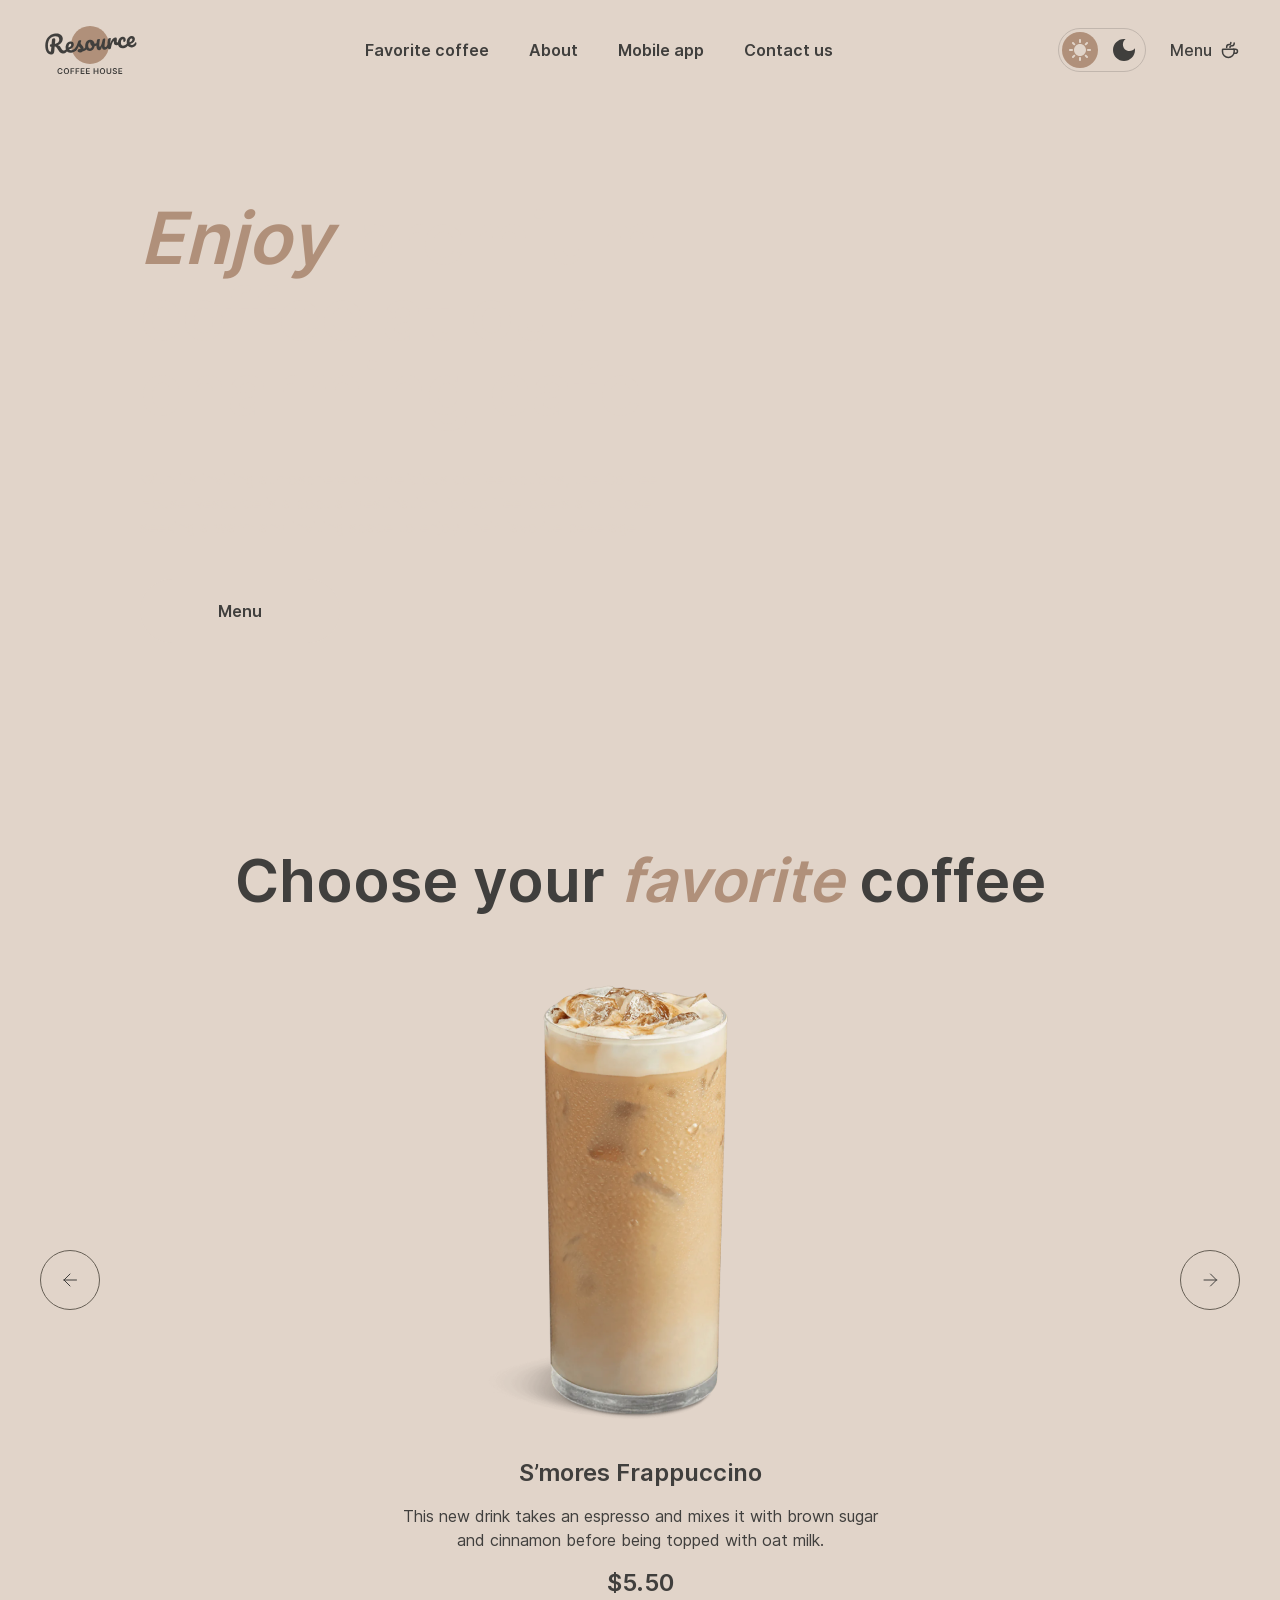
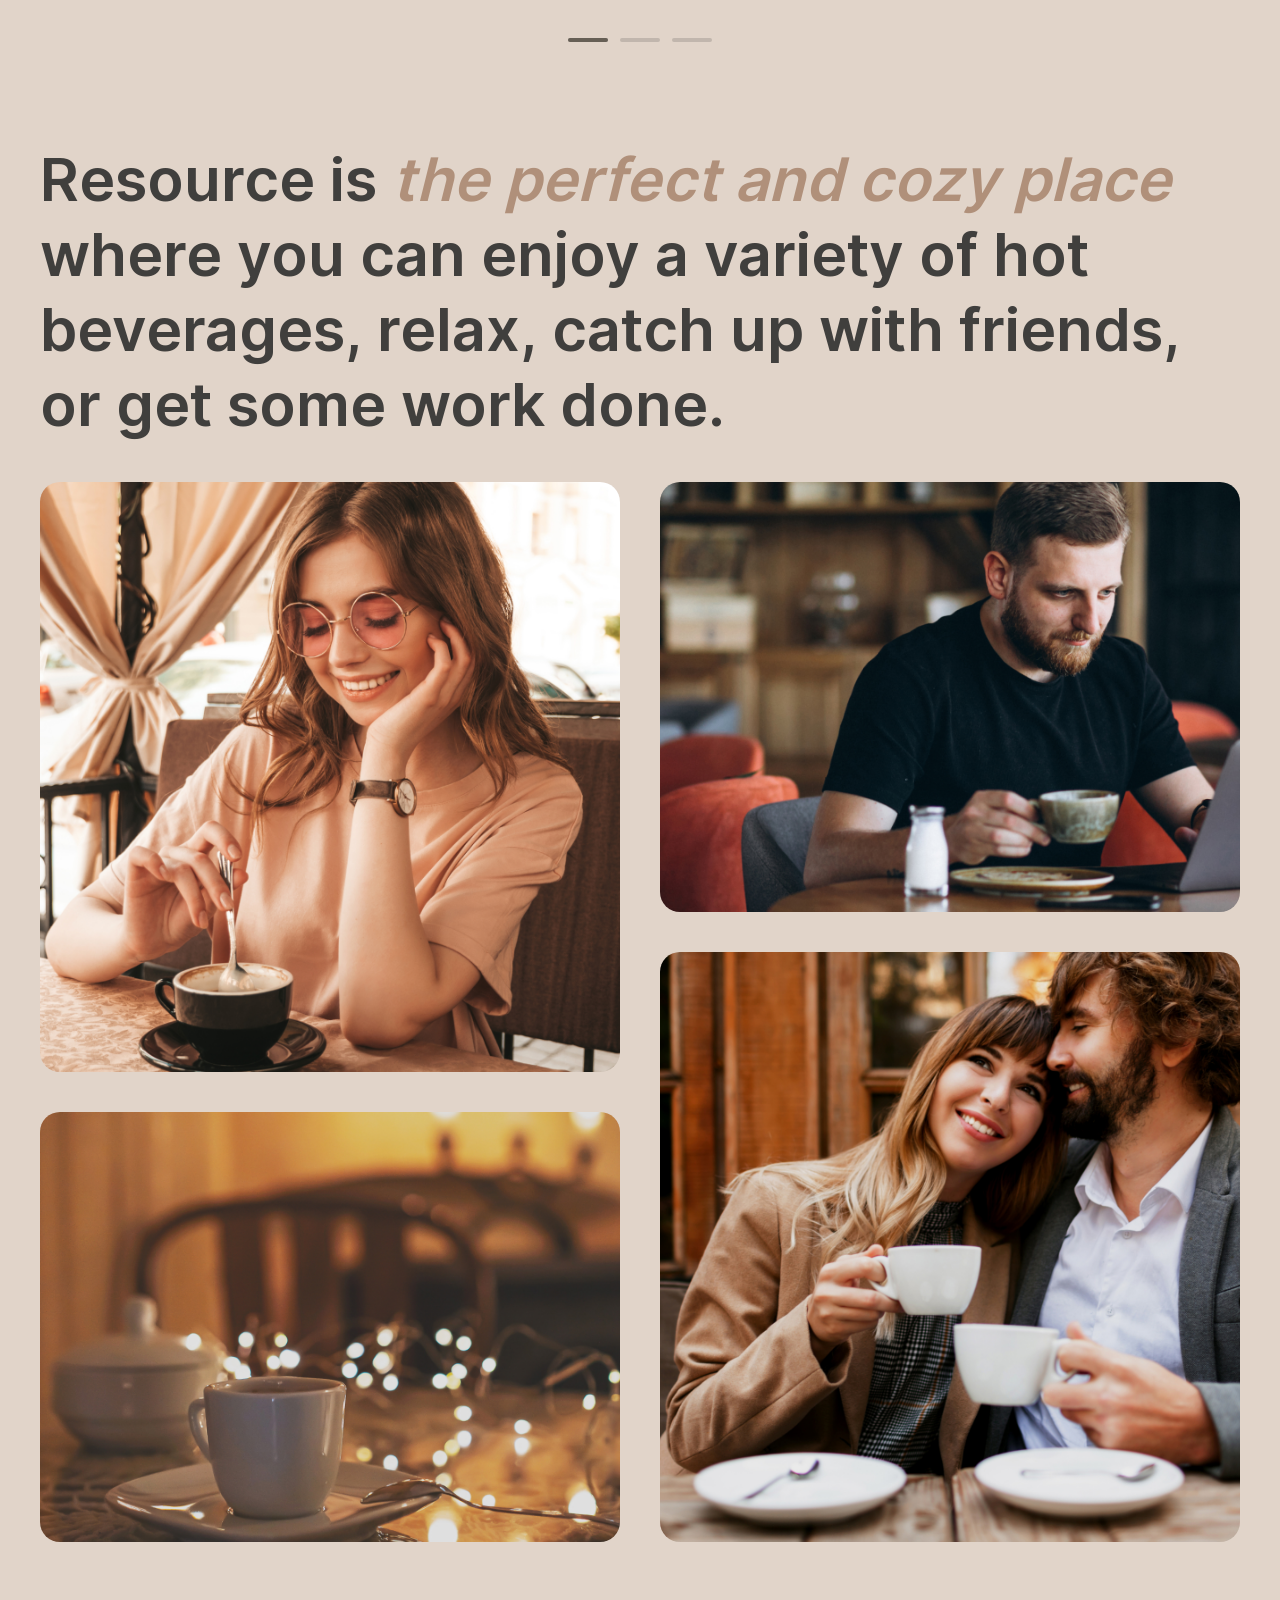
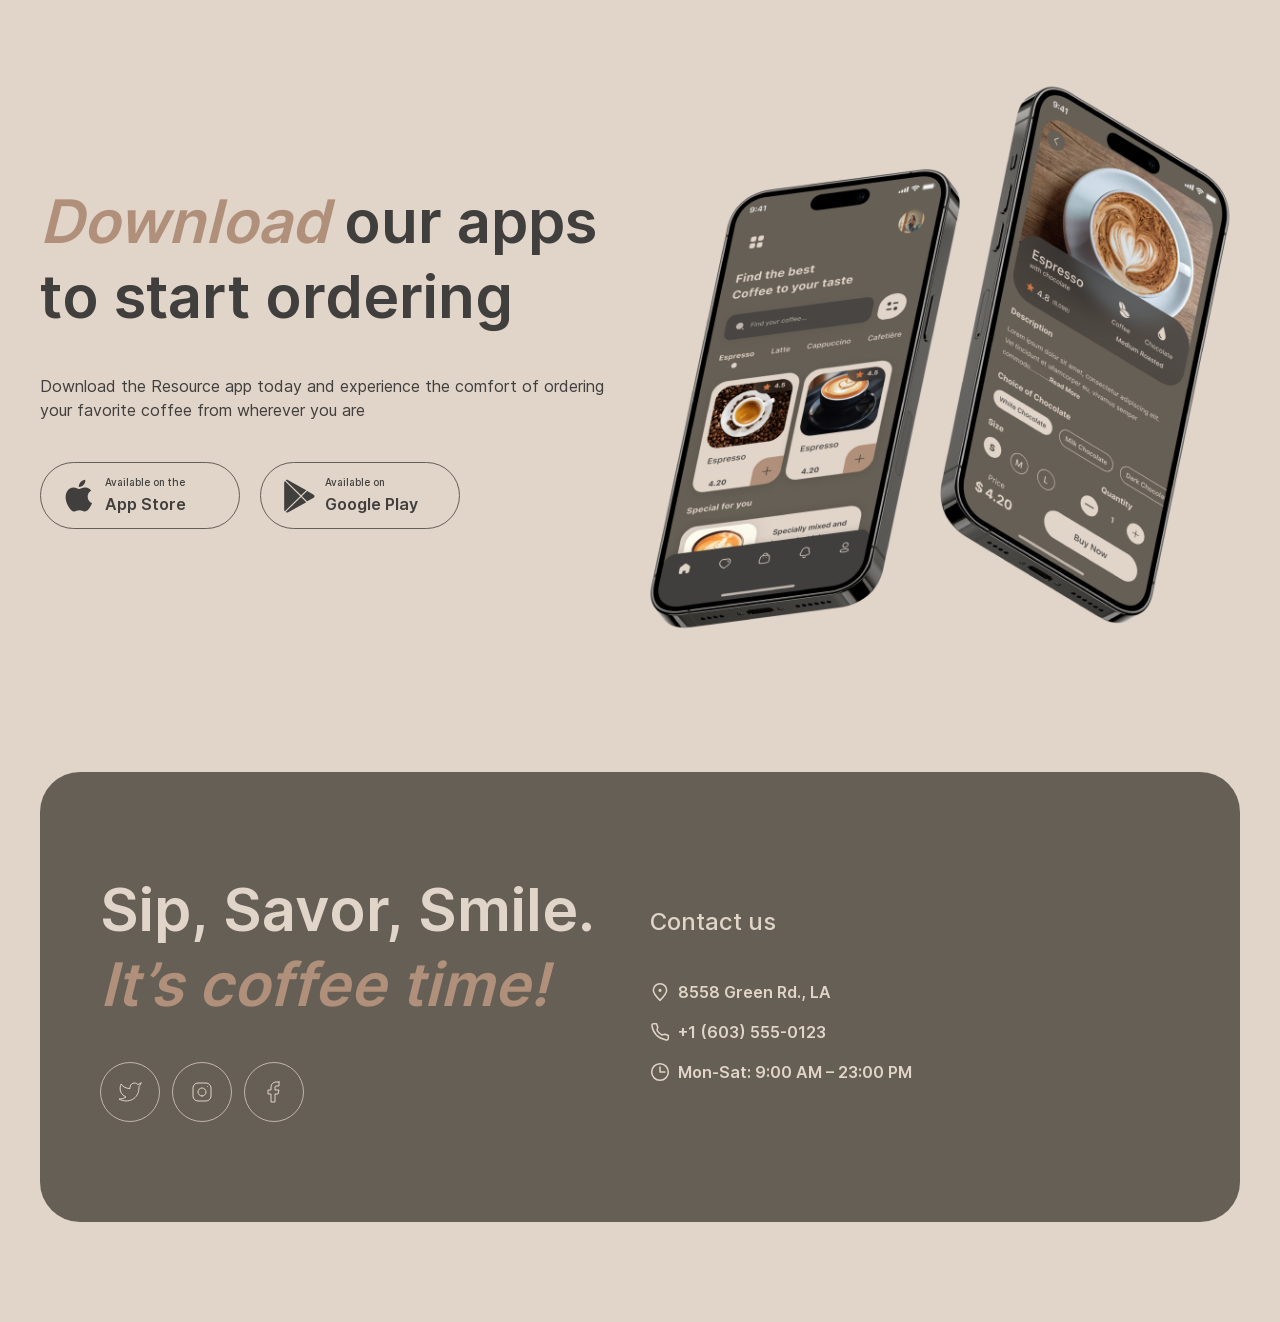
<file: index.html>
<!DOCTYPE html>
<html lang="ru">
<head>
    <meta charset="UTF-8">
    <meta http-equiv="X-UA-Compatible" content="IE=edge">
    <title>Coffie house</title>
    <meta name="theme-color" content="#fff">
    <meta name="apple-mobile-web-app-status-bar-style" content="black-translucent">
    <!--<meta name="viewport" content="width=device-width, shrink-to-fit=no, initial-scale=1.0">-->
    <meta name="viewport" content="width=device-width, initial-scale=1.0">
    <meta name="format-detection" content="telephone=no">
    <meta name="author" content="">
    <base href="">
    <link rel="canonical" href="/">
    <!-- page description -->
    <meta name="description" content="">
    <meta name="keywords" content="">
    <meta name="Copyright" content="">
    <!-- social networks -->
    <meta property="og:locale" content="ru_RU">
    <meta property="og:type" content="website">
    <meta property="og:title" content="">
    <meta property="og:description" content="">
    <meta property="og:image" content="">
    <meta property="og:url" content="">
    <meta property="og:site_name" content="">
    <!-- Favicon -->
    <link rel="apple-touch-icon-precomposed" sizes="144x144" href="assets/img/favicon.png">
    <link rel="apple-touch-icon-precomposed" sizes="152x152" href="assets/img/favicon.png">
    <link rel="icon" type="image/png" href="assets/img/favicon.png" sizes="32x32">
    <link rel="icon" type="image/png" href="assets/img/favicon.png" sizes="16x16">
    <meta name="application-name" content="&nbsp;">
    <meta name="msapplication-TileColor" content="#FFFFFF">
    <meta name="msapplication-TileImage" content="assets/img/favicon.png">
    <!-- styles files -->
    <link rel="stylesheet" href="assets/css/main.css">
    <link rel="stylesheet" href="assets/css/media.css">
</head>
    <body class="none">
        <header class="header">
            <div class="container">
                <div class="header-wrapper f-jcsb-center">
                    <a href="https://holanad.github.io/rsschool-landing-page" class="header__logo">
                        <img src="assets/img/logo.svg" alt="Logo" class="img-contain normalLogo">
                        <img src="assets/img/logo-dark.svg" alt="Logo" class="img-contain darkLogo">
                    </a>
                    <div class="header-mobile">
                        <div class="header-block f-center">
                            <nav class="header-nav">
                                <ul class="header-list f-center">
                                    <li class="header-item">
                                        <a href="https://holanad.github.io/rsschool-landing-page#favorite" class="header-item__link">
                                            Favorite coffee
                                        </a>
                                    </li>
                                    <li class="header-item">
                                        <a href="https://holanad.github.io/rsschool-landing-page#resource" class="header-item__link">
                                            About
                                        </a>
                                    </li>
                                    <li class="header-item">
                                        <a href="https://holanad.github.io/rsschool-landing-page#download" class="header-item__link">
                                            Mobile app
                                        </a>
                                    </li>
                                    <li class="header-item">
                                        <a href="https://holanad.github.io/rsschool-landing-page#footer" class="header-item__link">
                                            Contact us
                                        </a>
                                    </li>
                                </ul>
                            </nav>
                        </div>
                        <a href="menu.html" class="header__menu f-center">
                            <p>
                                Menu
                            </p>
                            <svg xmlns="http://www.w3.org/2000/svg" width="20" height="20" viewBox="0 0 20 20" fill="none">
                                <path d="M14.167 9.76667V11.6667C14.167 14.8883 11.5553 17.5 8.33366 17.5C5.112 17.5 2.50033 14.8883 2.50033 11.6667V9.76667C2.50033 9.4353 2.76896 9.16667 3.10033 9.16667H13.567C13.8984 9.16667 14.167 9.4353 14.167 9.76667Z" stroke="#403F3D" stroke-width="1.5" stroke-linecap="round" stroke-linejoin="round"/>
                                <path d="M10.0003 7.50008C10.0003 6.66675 10.5956 5.83341 11.786 5.83341V5.83341C13.101 5.83341 14.167 4.76743 14.167 3.45246V2.91675" stroke="#403F3D" stroke-width="1.5" stroke-linecap="round" stroke-linejoin="round"/>
                                <path d="M6.66634 7.5V7.08333C6.66634 5.70262 7.78563 4.58333 9.16634 4.58333V4.58333C10.0868 4.58333 10.833 3.83714 10.833 2.91667V2.5" stroke="#403F3D" stroke-width="1.5" stroke-linecap="round" stroke-linejoin="round"/>
                                <path d="M13.333 9.16675H15.4163C16.5669 9.16675 17.4997 10.0995 17.4997 11.2501C17.4997 12.4007 16.5669 13.3334 15.4163 13.3334H14.1663" stroke="#403F3D" stroke-width="1.5" stroke-linecap="round" stroke-linejoin="round"/>
                            </svg>
                        </a>
                    </div>
                    <div class="header-block f-center">
                        <nav class="header-nav">
                            <ul class="header-list f-center">
                                <li class="header-item">
                                    <a href="https://holanad.github.io/rsschool-landing-page#favorite" class="header-item__link">
                                        Favorite coffee
                                    </a>
                                </li>
                                <li class="header-item">
                                    <a href="https://holanad.github.io/rsschool-landing-page#resource" class="header-item__link">
                                        About
                                    </a>
                                </li>
                                <li class="header-item">
                                    <a href="https://holanad.github.io/rsschool-landing-page#download" class="header-item__link">
                                        Mobile app
                                    </a>
                                </li>
                                <li class="header-item">
                                    <a href="https://holanad.github.io/rsschool-landing-page#footer" class="header-item__link">
                                        Contact us
                                    </a>
                                </li>
                            </ul>
                        </nav>
                    </div>
                    <div class="header-switch normalActive f-center">
                        <button class="header-switch__button normal active">
                            <svg width="22" height="22" viewBox="0 0 22 22" fill="none" xmlns="http://www.w3.org/2000/svg">
                                <path d="M10 3V1C10 0.45 10.45 0 11 0C11.55 0 12 0.45 12 1V3C12 3.55 11.55 4 11 4C10.45 4 10 3.55 10 3ZM17.36 6.05L18.77 4.63C19.16 4.24 19.16 3.61 18.77 3.22C18.38 2.83 17.75 2.83 17.36 3.22L15.95 4.64C15.56 5.03 15.56 5.66 15.95 6.05C16.34 6.44 16.97 6.44 17.36 6.05ZM21 10H19C18.45 10 18 10.45 18 11C18 11.55 18.45 12 19 12H21C21.55 12 22 11.55 22 11C22 10.45 21.55 10 21 10ZM11 18C10.45 18 10 18.45 10 19V21C10 21.55 10.45 22 11 22C11.55 22 12 21.55 12 21V19C12 18.45 11.55 18 11 18ZM4.64 6.05L3.22 4.64C2.83 4.25 2.83 3.61 3.22 3.23C3.61 2.85 4.25 2.84 4.63 3.23L6.04 4.64C6.43 5.03 6.43 5.67 6.04 6.05C5.65 6.43 5.02 6.44 4.64 6.05ZM15.95 15.95C15.56 16.34 15.56 16.98 15.95 17.36L17.36 18.77C17.75 19.16 18.39 19.16 18.77 18.77C19.16 18.38 19.16 17.74 18.77 17.36L17.36 15.95C16.98 15.56 16.34 15.56 15.95 15.95ZM1 12H3C3.55 12 4 11.55 4 11C4 10.45 3.55 10 3 10H1C0.45 10 0 10.45 0 11C0 11.55 0.45 12 1 12ZM4.64 18.78L6.05 17.37C6.44 16.98 6.44 16.34 6.05 15.96C5.66 15.58 5.02 15.57 4.64 15.96L3.23 17.37C2.84 17.76 2.84 18.4 3.23 18.78C3.61 19.17 4.25 19.17 4.64 18.78ZM11 5C7.69 5 5 7.69 5 11C5 14.31 7.69 17 11 17C14.31 17 17 14.31 17 11C17 7.69 14.31 5 11 5Z" fill="#403F3D"/>
                            </svg>
                        </button>
                        <button class="header-switch__button dark">
                            <svg width="18" height="18" viewBox="0 0 18 18" fill="none" xmlns="http://www.w3.org/2000/svg">
                                <path d="M9 0C4.03 0 0 4.03 0 9C0 13.97 4.03 18 9 18C13.97 18 18 13.97 18 9C18 8.54 17.96 8.08 17.9 7.64C16.92 9.01 15.32 9.9 13.5 9.9C10.52 9.9 8.1 7.48 8.1 4.5C8.1 2.69 8.99 1.08 10.36 0.0999999C9.92 0.0399999 9.46 0 9 0Z" fill="#403F3D"/>
                            </svg>
                        </button>
                    </div>
                    <a href="menu.html" class="header__menu f-center">
                        <p>
                            Menu
                        </p>
                        <svg xmlns="http://www.w3.org/2000/svg" width="20" height="20" viewBox="0 0 20 20" fill="none">
                            <path d="M14.167 9.76667V11.6667C14.167 14.8883 11.5553 17.5 8.33366 17.5C5.112 17.5 2.50033 14.8883 2.50033 11.6667V9.76667C2.50033 9.4353 2.76896 9.16667 3.10033 9.16667H13.567C13.8984 9.16667 14.167 9.4353 14.167 9.76667Z" stroke="#403F3D" stroke-width="1.5" stroke-linecap="round" stroke-linejoin="round"/>
                            <path d="M10.0003 7.50008C10.0003 6.66675 10.5956 5.83341 11.786 5.83341V5.83341C13.101 5.83341 14.167 4.76743 14.167 3.45246V2.91675" stroke="#403F3D" stroke-width="1.5" stroke-linecap="round" stroke-linejoin="round"/>
                            <path d="M6.66634 7.5V7.08333C6.66634 5.70262 7.78563 4.58333 9.16634 4.58333V4.58333C10.0868 4.58333 10.833 3.83714 10.833 2.91667V2.5" stroke="#403F3D" stroke-width="1.5" stroke-linecap="round" stroke-linejoin="round"/>
                            <path d="M13.333 9.16675H15.4163C16.5669 9.16675 17.4997 10.0995 17.4997 11.2501C17.4997 12.4007 16.5669 13.3334 15.4163 13.3334H14.1663" stroke="#403F3D" stroke-width="1.5" stroke-linecap="round" stroke-linejoin="round"/>
                        </svg>
                    </a>
                    <button class="header-burger">
                        <span></span>
                        <span></span>
                    </button>
                </div>
            </div>
        </header>
        <main class="main">
            <section class="intro" id="intro">
                <div class="container">
                    <div class="intro-wrapper">
                        <div class="intro-image">
                            <video autoplay="" muted="" preload="" loop="loop" class="img-cover">
                                <source src="assets/video/video.mp4" type="video/mp4; codecs=&quot;avc1.42E01E, mp4a.40.2&quot;">
                            </video>
                        </div>
                        <div class="intro-info">
                            <h1 class="intro__title">
                                <i>Enjoy</i> premium coffee at our charming cafe
                            </h1>
                            <p class="intro__descr">
                                With its inviting atmosphere and delicious coffee options, the Coffee House Resource is a popular destination for coffee lovers and those seeking a warm and inviting space to enjoy their favorite beverage.
                            </p>
                            <a href="menu.html" class="intro__button btn f-center">
                                Menu
                                <svg xmlns="http://www.w3.org/2000/svg" width="20" height="20" viewBox="0 0 20 20" fill="none">
                                    <path d="M14.167 9.76667V11.6667C14.167 14.8883 11.5553 17.5 8.33366 17.5C5.112 17.5 2.50033 14.8883 2.50033 11.6667V9.76667C2.50033 9.4353 2.76896 9.16667 3.10033 9.16667H13.567C13.8984 9.16667 14.167 9.4353 14.167 9.76667Z" stroke="#403F3D" stroke-width="1.5" stroke-linecap="round" stroke-linejoin="round"/>
                                    <path d="M10.0003 7.50008C10.0003 6.66675 10.5956 5.83341 11.786 5.83341V5.83341C13.101 5.83341 14.167 4.76743 14.167 3.45246V2.91675" stroke="#403F3D" stroke-width="1.5" stroke-linecap="round" stroke-linejoin="round"/>
                                    <path d="M6.66634 7.5V7.08333C6.66634 5.70262 7.78563 4.58333 9.16634 4.58333V4.58333C10.0868 4.58333 10.833 3.83714 10.833 2.91667V2.5" stroke="#403F3D" stroke-width="1.5" stroke-linecap="round" stroke-linejoin="round"/>
                                    <path d="M13.333 9.16675H15.4163C16.5669 9.16675 17.4997 10.0995 17.4997 11.2501C17.4997 12.4007 16.5669 13.3334 15.4163 13.3334H14.1663" stroke="#403F3D" stroke-width="1.5" stroke-linecap="round" stroke-linejoin="round"/>
                                </svg>
                            </a>
                        </div>
                    </div>
                </div>
            </section>
            <section class="favorite" id="favorite">
                <div class="container">
                    <div class="favorite-wrapper">
                        <h2 class="favorite__title">
                            Choose your  <i>favorite</i> coffee
                        </h2>
                        <div class="favorite-slider">
                            <div class="favorite-slider-wrapper">
                                <ul class="favorite-slider-list">
                                    <li class="favorite-item current">
                                        <div class="favorite-item__image">
                                            <img src="assets/img/coffie/coffee-slider-1.png" alt="S’mores Frappuccino" class="img-contain">
                                        </div>
                                        <h3 class="favorite-item__name">
                                            S’mores Frappuccino
                                        </h3>
                                        <p class="favorite-item__descr">
                                            This new drink takes an espresso and mixes it with brown sugar and cinnamon before being topped with oat milk.
                                        </p>
                                        <p class="favorite-item__price">
                                            $5.50
                                        </p>
                                    </li>
                                    <li class="favorite-item">
                                        <div class="favorite-item__image">
                                            <img src="assets/img/coffie/coffee-slider-2.png" alt="" class="img-contain">
                                        </div>
                                        <h3 class="favorite-item__name">
                                            Caramel Macchiato
                                        </h3>
                                        <p class="favorite-item__descr">
                                            Fragrant and unique classic espresso with rich caramel-peanut syrup, with the addition of delicate cream under whipped thick foam.
                                        </p>
                                        <p class="favorite-item__price">
                                            $5.00
                                        </p>
                                    </li>
                                    <li class="favorite-item ">
                                        <div class="favorite-item__image">
                                            <img src="assets/img/coffie/coffee-slider-3.png" alt="" class="img-contain">
                                        </div>
                                        <h3 class="favorite-item__name">
                                            Ice coffee
                                        </h3>
                                        <p class="favorite-item__descr">
                                            A popular summer drink that tones and invigorates. Prepared from coffee, milk and ice.
                                        </p>
                                        <p class="favorite-item__price">
                                            $4.50
                                        </p>
                                    </li>
                                </ul>
                            </div>
                            <div class="favorite-pagination f-center-center">
                                <span><b></b></span>
                                <span><b></b></span>
                                <span><b></b></span>
                            </div>
                            <div class="favorite-panel">
                                <button class="favorite-panel__prev f-center-center">
                                    <svg width="24" height="24" viewBox="0 0 24 24" fill="none" xmlns="http://www.w3.org/2000/svg">
                                        <g id="arrow-left">
                                        <path id="Vector1" d="M18.5 12H6M6 12L12 6M6 12L12 18" stroke="#403F3D" stroke-linecap="round" stroke-linejoin="round"/>
                                        </g>
                                    </svg>
                                </button>
                                <button class="favorite-panel__next f-center-center">
                                    <svg width="24" height="24" viewBox="0 0 24 24" fill="none" xmlns="http://www.w3.org/2000/svg">
                                        <g id="arrow-right">
                                        <path id="Vector2" d="M6 12H18.5M18.5 12L12.5 6M18.5 12L12.5 18" stroke="#403F3D" stroke-linecap="round" stroke-linejoin="round"/>
                                        </g>
                                    </svg>                                        
                                </button>                                    
                            </div>
                        </div>
                    </div>
                </div>
            </section>
            <section class="resource" id="resource">
                <div class="container">
                    <div class="resource-wrapper">
                        <h2 class="resource__title">
                            Resource is <i>the perfect and cozy place</i> where you can enjoy a variety of hot beverages, relax, catch up with friends, or get some work done.
                        </h2>
                        <ul class="resource-list">
                            <li class="resource-item">
                                <img src="assets/img/resource/img-one.png" alt="Ressourse one" class="img-cover">
                            </li>
                            <li class="resource-item">
                                <img src="assets/img/resource/img-three.png" alt="Ressourse two" class="img-cover">
                            </li>
                            <li class="resource-item">
                                <img src="assets/img/resource/img-two.png" alt="Ressourse three" class="img-cover">
                            </li>
                            <li class="resource-item">
                                <img src="assets/img/resource/img-four.png" alt="Ressourse four" class="img-cover">
                            </li>
                        </ul>
                    </div>
                </div>
            </section>
            <section class="download" id="download">
                <div class="container">
                    <div class="download-wrapper f-jcsb-center">
                        <div class="download-info">
                            <h2 class="download__title">
                                <i>Download</i> our apps to start ordering
                            </h2>
                            <p class="download__descr">
                                Download the Resource app today and experience the comfort of ordering your favorite coffee from wherever you are
                            </p>
                            <div class="download-btns f-center">
                                <a href="" class="download-button f-center">
                                    <svg width="36" height="36" viewBox="0 0 36 36" fill="none" xmlns="http://www.w3.org/2000/svg">
                                        <path d="M26.7073 18.6307C26.6704 14.6324 30.065 12.6872 30.2203 12.5966C28.2977 9.86366 25.3178 9.49026 24.2707 9.46048C21.7679 9.20369 19.3403 10.9206 18.0654 10.9206C16.765 10.9206 14.8017 9.48529 12.6858 9.52747C9.96293 9.56841 7.41566 11.1055 6.0186 13.4923C3.13542 18.359 5.28572 25.5108 8.04802 29.4446C9.42981 31.3712 11.0444 33.5223 13.1578 33.4466C15.2254 33.3635 15.9978 32.1614 18.4929 32.1614C20.9651 32.1614 21.6903 33.4466 23.8457 33.3983C26.0647 33.3635 27.4618 31.463 28.7952 29.519C30.392 27.3108 31.0333 25.1362 31.0588 25.0245C31.0066 25.0071 26.7493 23.4229 26.7073 18.6307Z" fill="#403F3D"/>
                                        <path d="M22.6357 6.87268C23.7477 5.51675 24.5086 3.67205 24.2974 1.80005C22.6879 1.86952 20.675 2.88554 19.5159 4.21169C18.4903 5.38029 17.5742 7.29571 17.8109 9.097C19.6189 9.2285 21.4753 8.20752 22.6357 6.87268Z" fill="#403F3D"/>
                                    </svg>       
                                    <div class="download-button-text">
                                        <p class="download-button-text__over">
                                            Available on the
                                        </p>
                                        <p class="download-button-text__main">
                                            App Store
                                        </p>
                                    </div>                                 
                                </a>
                                <a href="" class="download-button f-center">
                                    <svg width="36" height="36" viewBox="0 0 36 36" fill="none" xmlns="http://www.w3.org/2000/svg">
                                        <path d="M3.7558 3.20297C3.39335 3.57289 3.18359 4.14884 3.18359 4.89471V31.4994C3.18359 32.2453 3.39335 32.8212 3.7558 33.1911L3.84525 33.2723L19.1359 18.37V18.0181L3.84525 3.11575L3.7558 3.20297Z" fill="#403F3D"/>
                                        <path d="M26.0776 23.34L20.9863 18.37V18.0181L26.0837 13.0482L26.1979 13.1128L32.2345 16.4617C33.9573 17.4121 33.9573 18.976 32.2345 19.9324L26.1979 23.2753L26.0776 23.34Z" fill="#403F3D"/>
                                        <path d="M25.2733 24.2007L20.0617 19.1195L4.68164 34.1166C5.25384 34.7031 6.18695 34.7737 7.24807 34.1873L25.2733 24.2007Z" fill="#403F3D"/>
                                        <path d="M25.2733 12.1876L7.24807 2.20103C6.18695 1.62058 5.25384 1.69125 4.68164 2.27772L20.0617 17.2688L25.2733 12.1876Z" fill="#403F3D"/>
                                    </svg>     
                                    <div class="download-button-text">
                                        <p class="download-button-text__over">
                                            Available on
                                        </p>
                                        <p class="download-button-text__main">
                                            Google Play
                                        </p>
                                    </div>                                      
                                </a>
                            </div>
                        </div>
                        <div class="download-image">
                            <img src="assets/img/download.png" alt="download" class="img-contain">
                            <img src="assets/img/download-dark.png" alt="download" class="img-contain darkDownload">
                        </div>
                    </div>
                </div>
            </section>
        </main>
        <footer class="footer" id="footer">
            <div class="container">
                <div class="footer-wrapper f-jcsb">
                    <div class="footer-left">
                        <p class="footer__title">
                            Sip, Savor, Smile. <br> 
                            <i>It’s coffee time!</i>
                        </p>
                        <ul class="footer-social f-center">
                            <li class="footer-social-item">
                                <a href="" class="footer-social-item__link f-center-center">
                                    <svg xmlns="http://www.w3.org/2000/svg" width="24" height="24" viewBox="0 0 24 24" fill="none">
                                        <path d="M23 3.01006C23 3.01006 20.9821 4.20217 19.86 4.54006C19.2577 3.84757 18.4573 3.35675 17.567 3.13398C16.6767 2.91122 15.7395 2.96725 14.8821 3.29451C14.0247 3.62177 13.2884 4.20446 12.773 4.96377C12.2575 5.72309 11.9877 6.62239 12 7.54006V8.54006C10.2426 8.58562 8.50127 8.19587 6.93101 7.4055C5.36074 6.61513 4.01032 5.44869 3 4.01006C3 4.01006 -1 13.0101 8 17.0101C5.94053 18.408 3.48716 19.109 1 19.0101C10 24.0101 21 19.0101 21 7.51006C20.9991 7.23151 20.9723 6.95365 20.92 6.68006C21.9406 5.67355 23 3.01006 23 3.01006Z" stroke="#E1D4C9" stroke-linecap="round" stroke-linejoin="round"/>
                                    </svg>
                                </a>
                            </li>
                            <li class="footer-social-item">
                                <a href="" class="footer-social-item__link f-center-center">
                                    <svg xmlns="http://www.w3.org/2000/svg" width="24" height="24" viewBox="0 0 24 24" fill="none">
                                        <path d="M12 16C14.2091 16 16 14.2091 16 12C16 9.79086 14.2091 8 12 8C9.79086 8 8 9.79086 8 12C8 14.2091 9.79086 16 12 16Z" stroke="#E1D4C9" stroke-linecap="round" stroke-linejoin="round"/>
                                        <path d="M3 16V8C3 5.23858 5.23858 3 8 3H16C18.7614 3 21 5.23858 21 8V16C21 18.7614 18.7614 21 16 21H8C5.23858 21 3 18.7614 3 16Z" stroke="#E1D4C9"/>
                                        <path d="M17.5 6.51L17.51 6.49889" stroke="#E1D4C9" stroke-linecap="round" stroke-linejoin="round"/>
                                    </svg>
                                </a>
                            </li>
                            <li class="footer-social-item">
                                <a href="" class="footer-social-item__link f-center-center">
                                    <svg xmlns="http://www.w3.org/2000/svg" width="24" height="24" viewBox="0 0 24 24" fill="none">
                                        <path d="M17 2H14C12.6739 2 11.4021 2.52678 10.4645 3.46447C9.52678 4.40215 9 5.67392 9 7V10H6V14H9V22H13V14H16L17 10H13V7C13 6.73478 13.1054 6.48043 13.2929 6.29289C13.4804 6.10536 13.7348 6 14 6H17V2Z" stroke="#E1D4C9" stroke-linecap="round" stroke-linejoin="round"/>
                                    </svg>
                                </a>
                            </li>
                        </ul>
                    </div>
                    <div class="footer-contact">
                        <p class="footer-contact__title">
                            Contact us
                        </p>
                        <ul class="footer-info">
                            <li class="footer-item">
                                <a target="_blank"  href="https://www.google.by/maps/place/%D0%AD%D0%BB%D1%8C+%D0%91%D1%83%D1%80%D1%80%D0%B8%D1%82%D0%BE/@53.9253311,27.5928768,19.65z/data=!4m6!3m5!1s0x46dbcfb569c15c99:0xf4e4a1e902688611!8m2!3d53.9253161!4d27.5927103!16s%2Fg%2F11mb0rgdtj?entry=ttu" class="footer-item__link f-center">
                                    <svg xmlns="http://www.w3.org/2000/svg" width="20" height="20" viewBox="0 0 20 20" fill="none">
                                        <path d="M16.6663 8.33329C16.6663 12.0152 9.99967 18.3333 9.99967 18.3333C9.99967 18.3333 3.33301 12.0152 3.33301 8.33329C3.33301 4.65139 6.31778 1.66663 9.99967 1.66663C13.6816 1.66663 16.6663 4.65139 16.6663 8.33329Z" stroke="#E1D4C9" stroke-width="1.5"/>
                                        <path d="M10.0003 9.16667C10.4606 9.16667 10.8337 8.79357 10.8337 8.33333C10.8337 7.8731 10.4606 7.5 10.0003 7.5C9.54009 7.5 9.16699 7.8731 9.16699 8.33333C9.16699 8.79357 9.54009 9.16667 10.0003 9.16667Z" fill="#E1D4C9" stroke="#E1D4C9" stroke-width="1.5" stroke-linecap="round" stroke-linejoin="round"/>
                                    </svg>
                                    <p class="footer-item__text">
                                        8558 Green Rd.,  LA
                                    </p>
                                </a>
                            </li>
                            <li class="footer-item">
                                <a href="tel:+16035550123" class="footer-item__link f-center">
                                    <svg xmlns="http://www.w3.org/2000/svg" width="20" height="20" viewBox="0 0 20 20" fill="none">
                                        <path d="M15.0984 12.2516L11.6665 12.9166C9.34845 11.7531 7.91654 10.4166 7.08321 8.33329L7.72483 4.89154L6.51197 1.66663L3.72946 1.66663C2.60191 1.66663 1.71466 2.59958 1.90108 3.71161C2.29888 6.08454 3.37231 10.0391 6.24987 12.9166C9.27338 15.9401 13.5661 17.3318 16.1378 17.9288C17.299 18.1983 18.3332 17.2908 18.3332 16.0988L18.3332 13.4843L15.0984 12.2516Z" stroke="#E1D4C9" stroke-width="1.5" stroke-linecap="round" stroke-linejoin="round"/>
                                    </svg>
                                    <p class="footer-item__text">
                                        +1 (603) 555-0123
                                    </p>
                                </a>
                            </li>
                            <li class="footer-item">
                                <a href="" class="footer-item__link f-center">
                                    <svg xmlns="http://www.w3.org/2000/svg" width="20" height="20" viewBox="0 0 20 20" fill="none">
                                        <g clip-path="url(#clip0_217_1736)">
                                        <path d="M10 5L10 10L15 10" stroke="#E1D4C9" stroke-width="1.5" stroke-linecap="round" stroke-linejoin="round"/>
                                        <path d="M10.0003 18.3333C14.6027 18.3333 18.3337 14.6023 18.3337 9.99996C18.3337 5.39759 14.6027 1.66663 10.0003 1.66663C5.39795 1.66663 1.66699 5.39759 1.66699 9.99996C1.66699 14.6023 5.39795 18.3333 10.0003 18.3333Z" stroke="#E1D4C9" stroke-width="1.5" stroke-linecap="round" stroke-linejoin="round"/>
                                        </g>
                                        <defs>
                                        <clipPath id="clip0_217_1736">
                                        <rect width="20" height="20" fill="white"/>
                                        </clipPath>
                                        </defs>
                                    </svg>
                                    <p class="footer-item__text">
                                        Mon-Sat: 9:00 AM – 23:00 PM
                                    </p>
                                </a>
                            </li>
                        </ul>
                    </div>
                </div>
            </div>
        </footer>
        <script src="assets/js/app.js"></script>
    </body>
</html>
</file>
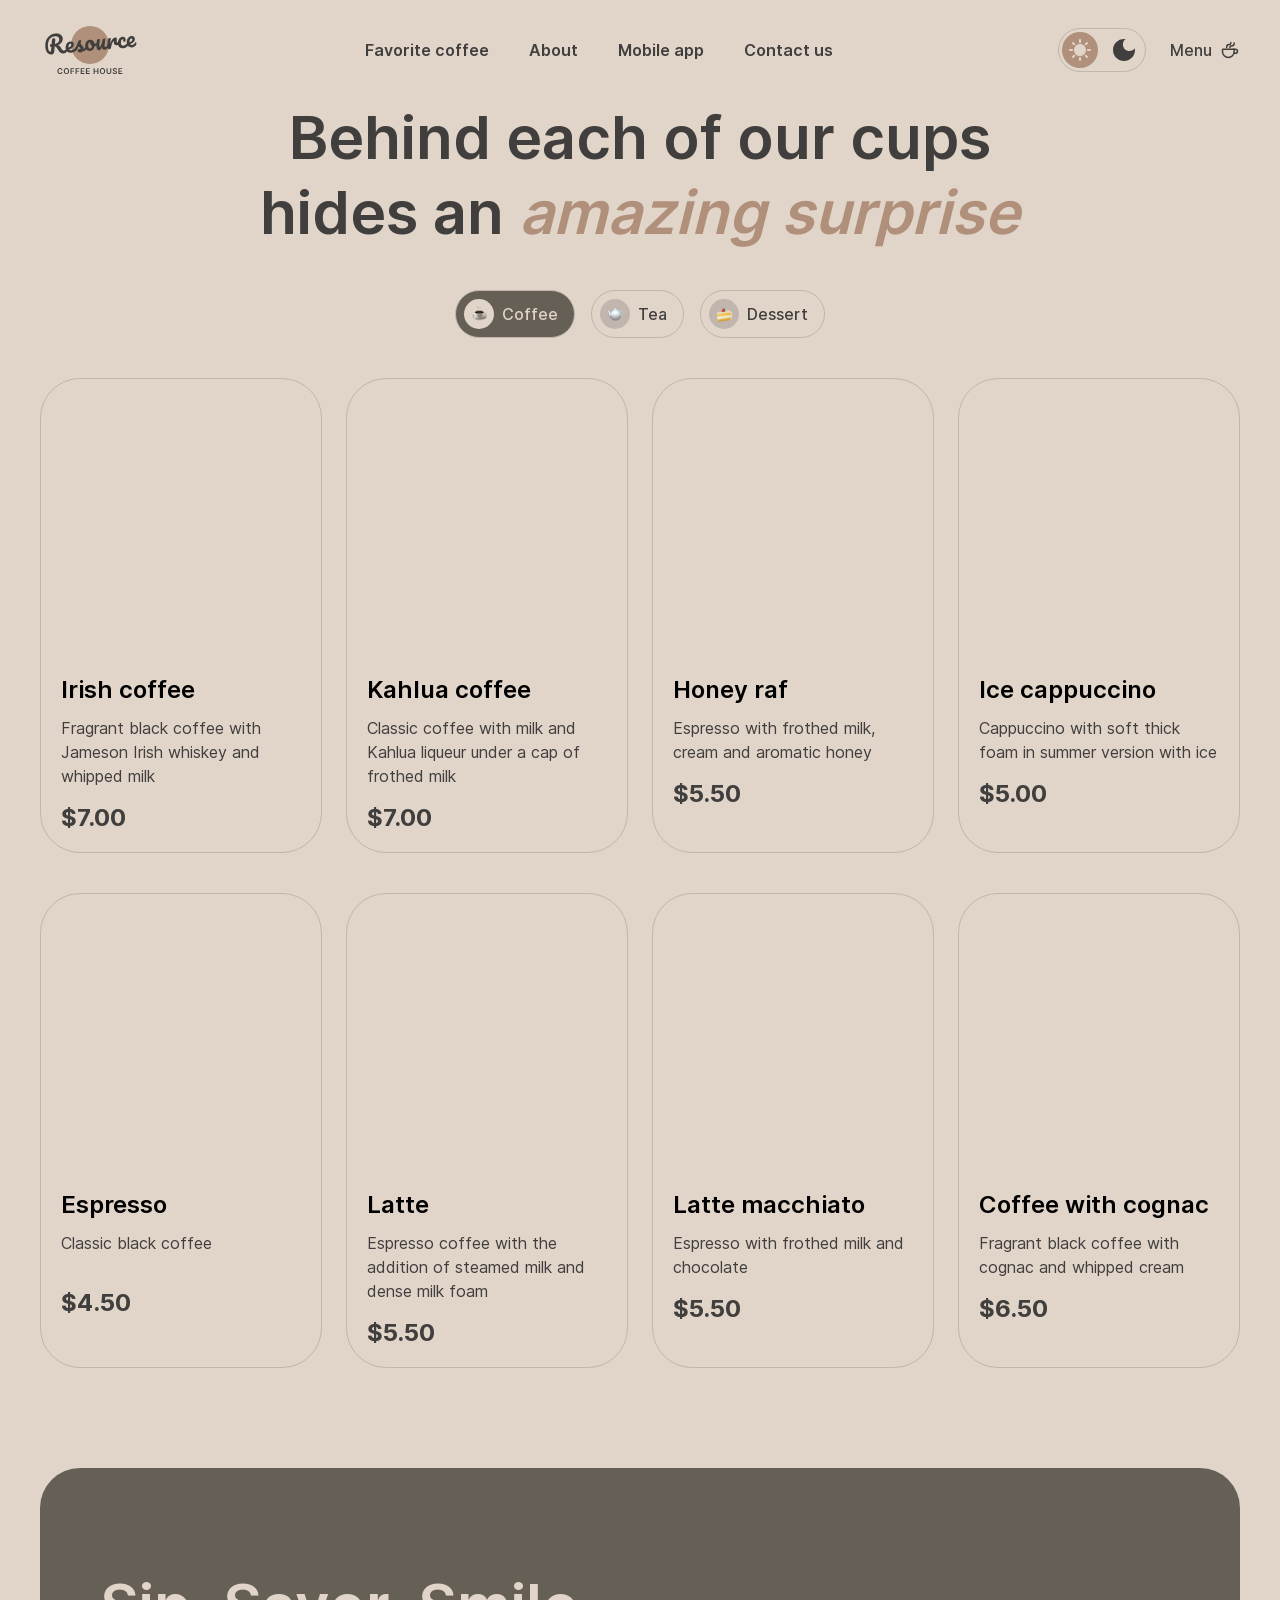
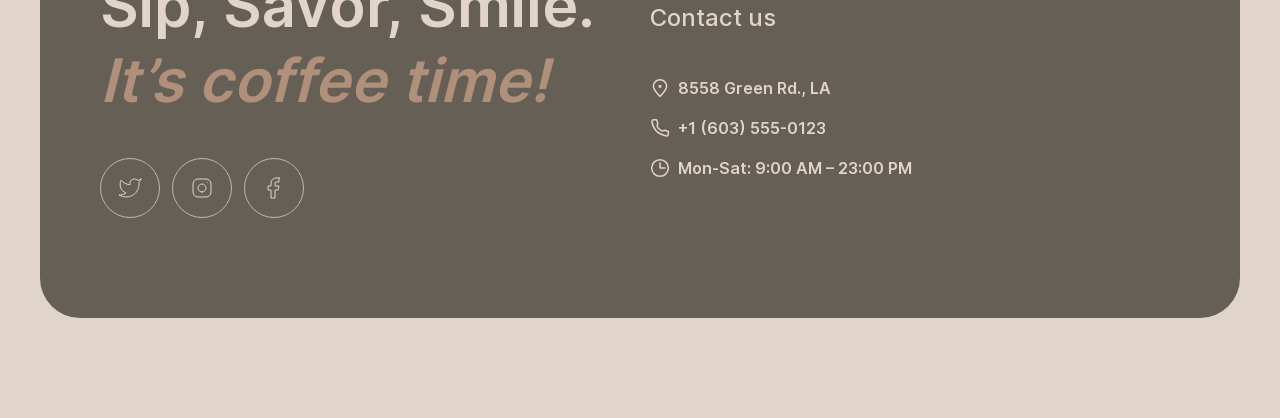
<file: menu.html>
<!DOCTYPE html>
<html lang="ru">
<head>
    <meta charset="UTF-8">
    <meta http-equiv="X-UA-Compatible" content="IE=edge">
    <title>Coffie house</title>
    <meta name="theme-color" content="#fff">
    <meta name="apple-mobile-web-app-status-bar-style" content="black-translucent">
    <!--<meta name="viewport" content="width=device-width, shrink-to-fit=no, initial-scale=1.0">-->
    <meta name="viewport" content="width=device-width, initial-scale=1.0">
    <meta name="format-detection" content="telephone=no">
    <meta name="author" content="">
    <base href="">
    <link rel="canonical" href="/">
    <!-- page description -->
    <meta name="description" content="">
    <meta name="keywords" content="">
    <meta name="Copyright" content="">
    <!-- social networks -->
    <meta property="og:locale" content="ru_RU">
    <meta property="og:type" content="website">
    <meta property="og:title" content="">
    <meta property="og:description" content="">
    <meta property="og:image" content="">
    <meta property="og:url" content="">
    <meta property="og:site_name" content="">
    <!-- Favicon -->
    <link rel="apple-touch-icon-precomposed" sizes="144x144" href="assets/img/favicon.png">
    <link rel="apple-touch-icon-precomposed" sizes="152x152" href="assets/img/favicon.png">
    <link rel="icon" type="image/png" href="assets/img/favicon.png" sizes="32x32">
    <link rel="icon" type="image/png" href="assets/img/favicon.png" sizes="16x16">
    <meta name="application-name" content="&nbsp;">
    <meta name="msapplication-TileColor" content="#FFFFFF">
    <meta name="msapplication-TileImage" content="assets/img/favicon.png">
    <!-- styles files -->
    <link rel="stylesheet" href="assets/css/main.css">
    <link rel="stylesheet" href="assets/css/media.css">
</head>
    <body>
        <header class="header">
            <div class="container">
                <div class="header-wrapper f-jcsb-center">
                    <a href="https://holanad.github.io/rsschool-landing-page" class="header__logo">
                        <img src="assets/img/logo.svg" alt="Logo" class="img-contain normalLogo">
                        <img src="assets/img/logo-dark.svg" alt="Logo" class="img-contain darkLogo">
                    </a>
                    <div class="header-mobile">
                        <div class="header-block f-center">
                            <nav class="header-nav">
                                <ul class="header-list f-center">
                                    <li class="header-item">
                                        <a href="https://holanad.github.io/rsschool-landing-page#favorite" class="header-item__link">
                                            Favorite coffee
                                        </a>
                                    </li>
                                    <li class="header-item">
                                        <a href="https://holanad.github.io/rsschool-landing-page#resource" class="header-item__link">
                                            About
                                        </a>
                                    </li>
                                    <li class="header-item">
                                        <a href="https://holanad.github.io/rsschool-landing-page#download" class="header-item__link">
                                            Mobile app
                                        </a>
                                    </li>
                                    <li class="header-item">
                                        <a href="#footer" class="header-item__link">
                                            Contact us
                                        </a>
                                    </li>
                                </ul>
                            </nav>
                        </div>
                        <a href="menu.html" class="header__menu f-center">
                            <p>
                                Menu
                            </p>
                            <svg xmlns="http://www.w3.org/2000/svg" width="20" height="20" viewBox="0 0 20 20" fill="none">
                                <path d="M14.167 9.76667V11.6667C14.167 14.8883 11.5553 17.5 8.33366 17.5C5.112 17.5 2.50033 14.8883 2.50033 11.6667V9.76667C2.50033 9.4353 2.76896 9.16667 3.10033 9.16667H13.567C13.8984 9.16667 14.167 9.4353 14.167 9.76667Z" stroke="#403F3D" stroke-width="1.5" stroke-linecap="round" stroke-linejoin="round"/>
                                <path d="M10.0003 7.50008C10.0003 6.66675 10.5956 5.83341 11.786 5.83341V5.83341C13.101 5.83341 14.167 4.76743 14.167 3.45246V2.91675" stroke="#403F3D" stroke-width="1.5" stroke-linecap="round" stroke-linejoin="round"/>
                                <path d="M6.66634 7.5V7.08333C6.66634 5.70262 7.78563 4.58333 9.16634 4.58333V4.58333C10.0868 4.58333 10.833 3.83714 10.833 2.91667V2.5" stroke="#403F3D" stroke-width="1.5" stroke-linecap="round" stroke-linejoin="round"/>
                                <path d="M13.333 9.16675H15.4163C16.5669 9.16675 17.4997 10.0995 17.4997 11.2501C17.4997 12.4007 16.5669 13.3334 15.4163 13.3334H14.1663" stroke="#403F3D" stroke-width="1.5" stroke-linecap="round" stroke-linejoin="round"/>
                            </svg>
                        </a>
                    </div>
                    <div class="header-block f-center">
                        <nav class="header-nav">
                            <ul class="header-list f-center">
                                <li class="header-item">
                                    <a href="https://holanad.github.io/rsschool-landing-page#favorite" class="header-item__link">
                                        Favorite coffee
                                    </a>
                                </li>
                                <li class="header-item">
                                    <a href="https://holanad.github.io/rsschool-landing-page#resource" class="header-item__link">
                                        About
                                    </a>
                                </li>
                                <li class="header-item">
                                    <a href="https://holanad.github.io/rsschool-landing-page#download" class="header-item__link">
                                        Mobile app
                                    </a>
                                </li>
                                <li class="header-item">
                                    <a href="#footer" class="header-item__link">
                                        Contact us
                                    </a>
                                </li>
                            </ul>
                        </nav>
                    </div>
                    <div class="header-switch normalActive f-center">
                        <button class="header-switch__button normal active">
                            <svg width="22" height="22" viewBox="0 0 22 22" fill="none" xmlns="http://www.w3.org/2000/svg">
                                <path d="M10 3V1C10 0.45 10.45 0 11 0C11.55 0 12 0.45 12 1V3C12 3.55 11.55 4 11 4C10.45 4 10 3.55 10 3ZM17.36 6.05L18.77 4.63C19.16 4.24 19.16 3.61 18.77 3.22C18.38 2.83 17.75 2.83 17.36 3.22L15.95 4.64C15.56 5.03 15.56 5.66 15.95 6.05C16.34 6.44 16.97 6.44 17.36 6.05ZM21 10H19C18.45 10 18 10.45 18 11C18 11.55 18.45 12 19 12H21C21.55 12 22 11.55 22 11C22 10.45 21.55 10 21 10ZM11 18C10.45 18 10 18.45 10 19V21C10 21.55 10.45 22 11 22C11.55 22 12 21.55 12 21V19C12 18.45 11.55 18 11 18ZM4.64 6.05L3.22 4.64C2.83 4.25 2.83 3.61 3.22 3.23C3.61 2.85 4.25 2.84 4.63 3.23L6.04 4.64C6.43 5.03 6.43 5.67 6.04 6.05C5.65 6.43 5.02 6.44 4.64 6.05ZM15.95 15.95C15.56 16.34 15.56 16.98 15.95 17.36L17.36 18.77C17.75 19.16 18.39 19.16 18.77 18.77C19.16 18.38 19.16 17.74 18.77 17.36L17.36 15.95C16.98 15.56 16.34 15.56 15.95 15.95ZM1 12H3C3.55 12 4 11.55 4 11C4 10.45 3.55 10 3 10H1C0.45 10 0 10.45 0 11C0 11.55 0.45 12 1 12ZM4.64 18.78L6.05 17.37C6.44 16.98 6.44 16.34 6.05 15.96C5.66 15.58 5.02 15.57 4.64 15.96L3.23 17.37C2.84 17.76 2.84 18.4 3.23 18.78C3.61 19.17 4.25 19.17 4.64 18.78ZM11 5C7.69 5 5 7.69 5 11C5 14.31 7.69 17 11 17C14.31 17 17 14.31 17 11C17 7.69 14.31 5 11 5Z" fill="#403F3D"/>
                            </svg>
                        </button>
                        <button class="header-switch__button dark">
                            <svg width="18" height="18" viewBox="0 0 18 18" fill="none" xmlns="http://www.w3.org/2000/svg">
                                <path d="M9 0C4.03 0 0 4.03 0 9C0 13.97 4.03 18 9 18C13.97 18 18 13.97 18 9C18 8.54 17.96 8.08 17.9 7.64C16.92 9.01 15.32 9.9 13.5 9.9C10.52 9.9 8.1 7.48 8.1 4.5C8.1 2.69 8.99 1.08 10.36 0.0999999C9.92 0.0399999 9.46 0 9 0Z" fill="#403F3D"/>
                            </svg>
                        </button>
                    </div>
                    <a href="menu.html" class="header__menu f-center">
                        <p>
                            Menu
                        </p>
                        <svg xmlns="http://www.w3.org/2000/svg" width="20" height="20" viewBox="0 0 20 20" fill="none">
                            <path d="M14.167 9.76667V11.6667C14.167 14.8883 11.5553 17.5 8.33366 17.5C5.112 17.5 2.50033 14.8883 2.50033 11.6667V9.76667C2.50033 9.4353 2.76896 9.16667 3.10033 9.16667H13.567C13.8984 9.16667 14.167 9.4353 14.167 9.76667Z" stroke="#403F3D" stroke-width="1.5" stroke-linecap="round" stroke-linejoin="round"/>
                            <path d="M10.0003 7.50008C10.0003 6.66675 10.5956 5.83341 11.786 5.83341V5.83341C13.101 5.83341 14.167 4.76743 14.167 3.45246V2.91675" stroke="#403F3D" stroke-width="1.5" stroke-linecap="round" stroke-linejoin="round"/>
                            <path d="M6.66634 7.5V7.08333C6.66634 5.70262 7.78563 4.58333 9.16634 4.58333V4.58333C10.0868 4.58333 10.833 3.83714 10.833 2.91667V2.5" stroke="#403F3D" stroke-width="1.5" stroke-linecap="round" stroke-linejoin="round"/>
                            <path d="M13.333 9.16675H15.4163C16.5669 9.16675 17.4997 10.0995 17.4997 11.2501C17.4997 12.4007 16.5669 13.3334 15.4163 13.3334H14.1663" stroke="#403F3D" stroke-width="1.5" stroke-linecap="round" stroke-linejoin="round"/>
                        </svg>
                    </a>
                    <button class="header-burger">
                        <span></span>
                        <span></span>
                    </button>
                </div>
            </div>
        </header>
        <main class="main">
            <section class="menu">
                <div class="container">
                    <div class="menu-wrapper">
                        <h1 class="menu__title">
                            Behind each of our cups hides an <i>amazing surprise</i>
                        </h1>
                        <div class="tabs">
                            <div class="tabs-btns f-center-center">
                                <div class="tabs__button active f-center" data-coffee="coffee">
                                    <div class="tabs__button-icon f-center-center">
                                        <img src="assets/img/icon/coffie.png" alt="Coffee">
                                    </div>
                                    <p>Coffee</p>
                                </div>
                                <div class="tabs__button f-center" data-coffee="tea">
                                    <div class="tabs__button-icon f-center-center">
                                        <img src="assets/img/icon/tea.png" alt="Tea">                                        
                                    </div>
                                    <p>Tea</p>
                                </div>
                                <div class="tabs__button f-center" data-coffee="dessert">
                                    <div class="tabs__button-icon f-center-center">
                                        <img src="assets/img/icon/desert.png" alt="Dessert">                                        
                                    </div>
                                    <p>Dessert</p>
                                </div>
                            </div>
                            <div class="tabs-inner">
                                <div class="tabs-block">
                                    <ul class="cards flex wrap">
                                    </ul>
                                    <button class="card-more none f-center-center">
                                        <svg width="60" height="60" viewBox="0 0 60 60" fill="none" xmlns="http://www.w3.org/2000/svg">
                                            <rect x="0.5" y="0.5" width="59" height="59" rx="29.5" stroke="#665F55"/>
                                            <path d="M39.8883 31.5C39.1645 36.3113 35.013 40 30 40C24.4772 40 20 35.5228 20 30C20 24.4772 24.4772 20 30 20C34.1006 20 37.6248 22.4682 39.1679 26" stroke="#403F3D" stroke-linecap="round" stroke-linejoin="round"/>
                                            <path d="M35 26H39.4C39.7314 26 40 25.7314 40 25.4V21" stroke="#403F3D" stroke-linecap="round" stroke-linejoin="round"/>
                                        </svg>                                            
                                    </button>
                                </div>
                            </div>
                        </div>
                    </div>
                </div>
            </section>
        </main>
        <footer class="footer" id="footer">
            <div class="container">
                <div class="footer-wrapper f-jcsb">
                    <div class="footer-left">
                        <p class="footer__title">
                            Sip, Savor, Smile. <br> 
                            <i>It’s coffee time!</i>
                        </p>
                        <ul class="footer-social f-center">
                            <li class="footer-social-item">
                                <a href="" class="footer-social-item__link f-center-center">
                                    <svg xmlns="http://www.w3.org/2000/svg" width="24" height="24" viewBox="0 0 24 24" fill="none">
                                        <path d="M23 3.01006C23 3.01006 20.9821 4.20217 19.86 4.54006C19.2577 3.84757 18.4573 3.35675 17.567 3.13398C16.6767 2.91122 15.7395 2.96725 14.8821 3.29451C14.0247 3.62177 13.2884 4.20446 12.773 4.96377C12.2575 5.72309 11.9877 6.62239 12 7.54006V8.54006C10.2426 8.58562 8.50127 8.19587 6.93101 7.4055C5.36074 6.61513 4.01032 5.44869 3 4.01006C3 4.01006 -1 13.0101 8 17.0101C5.94053 18.408 3.48716 19.109 1 19.0101C10 24.0101 21 19.0101 21 7.51006C20.9991 7.23151 20.9723 6.95365 20.92 6.68006C21.9406 5.67355 23 3.01006 23 3.01006Z" stroke="#E1D4C9" stroke-linecap="round" stroke-linejoin="round"/>
                                    </svg>
                                </a>
                            </li>
                            <li class="footer-social-item">
                                <a href="" class="footer-social-item__link f-center-center">
                                    <svg xmlns="http://www.w3.org/2000/svg" width="24" height="24" viewBox="0 0 24 24" fill="none">
                                        <path d="M12 16C14.2091 16 16 14.2091 16 12C16 9.79086 14.2091 8 12 8C9.79086 8 8 9.79086 8 12C8 14.2091 9.79086 16 12 16Z" stroke="#E1D4C9" stroke-linecap="round" stroke-linejoin="round"/>
                                        <path d="M3 16V8C3 5.23858 5.23858 3 8 3H16C18.7614 3 21 5.23858 21 8V16C21 18.7614 18.7614 21 16 21H8C5.23858 21 3 18.7614 3 16Z" stroke="#E1D4C9"/>
                                        <path d="M17.5 6.51L17.51 6.49889" stroke="#E1D4C9" stroke-linecap="round" stroke-linejoin="round"/>
                                    </svg>
                                </a>
                            </li>
                            <li class="footer-social-item">
                                <a href="" class="footer-social-item__link f-center-center">
                                    <svg xmlns="http://www.w3.org/2000/svg" width="24" height="24" viewBox="0 0 24 24" fill="none">
                                        <path d="M17 2H14C12.6739 2 11.4021 2.52678 10.4645 3.46447C9.52678 4.40215 9 5.67392 9 7V10H6V14H9V22H13V14H16L17 10H13V7C13 6.73478 13.1054 6.48043 13.2929 6.29289C13.4804 6.10536 13.7348 6 14 6H17V2Z" stroke="#E1D4C9" stroke-linecap="round" stroke-linejoin="round"/>
                                    </svg>
                                </a>
                            </li>
                        </ul>
                    </div>
                    <div class="footer-contact">
                        <p class="footer-contact__title">
                            Contact us
                        </p>
                        <ul class="footer-info">
                            <li class="footer-item">
                                <a target="_blank" href="https://www.google.by/maps/place/%D0%AD%D0%BB%D1%8C+%D0%91%D1%83%D1%80%D1%80%D0%B8%D1%82%D0%BE/@53.9253311,27.5928768,19.65z/data=!4m6!3m5!1s0x46dbcfb569c15c99:0xf4e4a1e902688611!8m2!3d53.9253161!4d27.5927103!16s%2Fg%2F11mb0rgdtj?entry=ttu" class="footer-item__link f-center">
                                    <svg xmlns="http://www.w3.org/2000/svg" width="20" height="20" viewBox="0 0 20 20" fill="none">
                                        <path d="M16.6663 8.33329C16.6663 12.0152 9.99967 18.3333 9.99967 18.3333C9.99967 18.3333 3.33301 12.0152 3.33301 8.33329C3.33301 4.65139 6.31778 1.66663 9.99967 1.66663C13.6816 1.66663 16.6663 4.65139 16.6663 8.33329Z" stroke="#E1D4C9" stroke-width="1.5"/>
                                        <path d="M10.0003 9.16667C10.4606 9.16667 10.8337 8.79357 10.8337 8.33333C10.8337 7.8731 10.4606 7.5 10.0003 7.5C9.54009 7.5 9.16699 7.8731 9.16699 8.33333C9.16699 8.79357 9.54009 9.16667 10.0003 9.16667Z" fill="#E1D4C9" stroke="#E1D4C9" stroke-width="1.5" stroke-linecap="round" stroke-linejoin="round"/>
                                    </svg>
                                    <p class="footer-item__text">
                                        8558 Green Rd.,  LA
                                    </p>
                                </a>
                            </li>
                            <li class="footer-item">
                                <a href="tel:+16035550123" class="footer-item__link f-center">
                                    <svg xmlns="http://www.w3.org/2000/svg" width="20" height="20" viewBox="0 0 20 20" fill="none">
                                        <path d="M15.0984 12.2516L11.6665 12.9166C9.34845 11.7531 7.91654 10.4166 7.08321 8.33329L7.72483 4.89154L6.51197 1.66663L3.72946 1.66663C2.60191 1.66663 1.71466 2.59958 1.90108 3.71161C2.29888 6.08454 3.37231 10.0391 6.24987 12.9166C9.27338 15.9401 13.5661 17.3318 16.1378 17.9288C17.299 18.1983 18.3332 17.2908 18.3332 16.0988L18.3332 13.4843L15.0984 12.2516Z" stroke="#E1D4C9" stroke-width="1.5" stroke-linecap="round" stroke-linejoin="round"/>
                                    </svg>
                                    <p class="footer-item__text">
                                        +1 (603) 555-0123
                                    </p>
                                </a>
                            </li>
                            <li class="footer-item">
                                <a href="" class="footer-item__link f-center">
                                    <svg xmlns="http://www.w3.org/2000/svg" width="20" height="20" viewBox="0 0 20 20" fill="none">
                                        <g clip-path="url(#clip0_217_1736)">
                                        <path d="M10 5L10 10L15 10" stroke="#E1D4C9" stroke-width="1.5" stroke-linecap="round" stroke-linejoin="round"/>
                                        <path d="M10.0003 18.3333C14.6027 18.3333 18.3337 14.6023 18.3337 9.99996C18.3337 5.39759 14.6027 1.66663 10.0003 1.66663C5.39795 1.66663 1.66699 5.39759 1.66699 9.99996C1.66699 14.6023 5.39795 18.3333 10.0003 18.3333Z" stroke="#E1D4C9" stroke-width="1.5" stroke-linecap="round" stroke-linejoin="round"/>
                                        </g>
                                        <defs>
                                        <clipPath id="clip0_217_1736">
                                        <rect width="20" height="20" fill="white"/>
                                        </clipPath>
                                        </defs>
                                    </svg>
                                    <p class="footer-item__text">
                                        Mon-Sat: 9:00 AM – 23:00 PM
                                    </p>
                                </a>
                            </li>
                        </ul>
                    </div>
                </div>
            </div>
        </footer>
        
        <div class="popup popup-coffee duty">
            <div class="popup-wrapper crop f-jcsb">
                <div class="popup-coffee-image">
                    <img src="assets/img/coffie/coffee-slider-1.png" alt="Coffee" class="img-cover">
                </div>
                <div class="popup-coffee-info">
                    <p class="popup-coffee__title"></p>
                    <p class="popup-coffee__descr"></p>
                    <div class="popup-coffee-block popup-coffee-block-size">
                        <p class="popup-coffee-block__title">
                            Size
                        </p>
                        <div class="popup-coffee-settings f-center wrap">
                            
                        </div>
                    </div>
                    <div class="popup-coffee-block popup-coffee-block-additives">
                        <p class="popup-coffee-block__title">
                            Additives
                        </p>
                        <div class="popup-coffee-settings f-center wrap">
                        </div>
                    </div>
                    <div class="popup-coffee-total f-jcsb-center" data-total="">
                        <p class="popup-coffee-total__name">
                            Total:
                        </p>
                        <p class="popup-coffee-total__price">
                        </p>
                    </div>
                    <div class="popup-coffee-warning f-jcsb">
                        <svg xmlns="http://www.w3.org/2000/svg" width="16" height="16" viewBox="0 0 16 16" fill="none">
                            <g clip-path="url(#clip0_268_9737)">
                            <path d="M8 7.66663V11" stroke="#403F3D" stroke-linecap="round" stroke-linejoin="round"/>
                            <path d="M8 5.00667L8.00667 4.99926" stroke="#403F3D" stroke-linecap="round" stroke-linejoin="round"/>
                            <path d="M8.00016 14.6667C11.6821 14.6667 14.6668 11.6819 14.6668 8.00004C14.6668 4.31814 11.6821 1.33337 8.00016 1.33337C4.31826 1.33337 1.3335 4.31814 1.3335 8.00004C1.3335 11.6819 4.31826 14.6667 8.00016 14.6667Z" stroke="#403F3D" stroke-linecap="round" stroke-linejoin="round"/>
                            </g>
                            <defs>
                            <clipPath id="clip0_268_9737">
                            <rect width="16" height="16" fill="white"/>
                            </clipPath>
                            </defs>
                        </svg>
                        <p class="popup-coffee-warning__text">
                            The cost is not final. Download our mobile app to see the final price and place your order. Earn loyalty points and enjoy your favorite coffee with up to 20% discount.
                        </p>
                    </div>
                    <button class="popup-coffee__close f-center-center">
                        Close
                    </button>
                </div>
            </div>
        </div>
        <script src="assets/js/app.js"></script>
    </body>
</html>
</file>
<file: assets/css/main.css>
@font-face {
  font-family: 'Inter Regular';
  src: url("../fonts/Inter-Regular.eot");
  src: local("Inter-Regular"), url("../fonts/Inter-Regular.eot?#iefix") format("embedded-opentype"), url("../fonts/Inter-Regular.woff") format("woff"), url("../fonts/Inter-Regular.woff2") format("woff2"), url("../fonts/Inter-Regular.ttf") format("truetype");
  font-weight: 400;
  font-style: normal;
}

@font-face {
  font-family: 'Inter Medium';
  src: url("../fonts/Inter-Medium.eot");
  src: local("Inter-Medium"), url("../fonts/Inter-Medium.eot?#iefix") format("embedded-opentype"), url("../fonts/Inter-Medium.woff") format("woff"), url("../fonts/Inter-Medium.woff2") format("woff2"), url("../fonts/Inter-Medium.ttf") format("truetype");
  font-weight: 500;
  font-style: normal;
}

@font-face {
  font-family: 'Inter SemiBold';
  src: url("../fonts/Inter-SemiBold.eot");
  src: local("Inter-SemiBold"), url("../fonts/Inter-SemiBold.eot?#iefix") format("embedded-opentype"), url("../fonts/Inter-SemiBold.woff") format("woff"), url("../fonts/Inter-SemiBold.woff2") format("woff2"), url("../fonts/Inter-SemiBold.ttf") format("truetype");
  font-weight: 600;
  font-style: normal;
}

@font-face {
  font-family: 'Inter Bold';
  src: url("../fonts/Inter-Bold.eot");
  src: local("Inter-Bold"), url("../fonts/Inter-Bold.eot?#iefix") format("embedded-opentype"), url("../fonts/Inter-Bold.woff") format("woff"), url("../fonts/Inter-Bold.woff2") format("woff2"), url("../fonts/Inter-Bold.ttf") format("truetype");
  font-weight: 700;
  font-style: normal;
}

*, ::after, ::before {
  -webkit-box-sizing: border-box;
  box-sizing: border-box;
  -webkit-tap-highlight-color: rgba(0, 0, 0, 0);
  outline: none;
}

body, html {
  -webkit-box-sizing: border-box;
  box-sizing: border-box;
  margin: 0;
  padding: 0;
}

html {
  overflow-x: hidden;
}

body {
  font-size: 15px;
  min-width: 320px;
}

h1, h2, h3, h4, h5, h6 {
  padding: 0;
  margin: 0;
}

ul, li {
  display: block;
  padding: 0px;
  margin: 0px;
}

textarea {
  resize: none;
}

p {
  font-size: 16px;
}

img {
  border-style: none;
}

button {
  border: 0;
  background: transparent;
  padding: 0;
}

button,
[type="button"],
[type="reset"],
[type="submit"] {
  -webkit-appearance: button;
  cursor: pointer;
}

button::-moz-focus-inner,
[type="button"]::-moz-focus-inner,
[type="reset"]::-moz-focus-inner,
[type="submit"]::-moz-focus-inner {
  border-style: none;
  padding: 0;
}

button:-moz-focusring,
[type="button"]:-moz-focusring,
[type="reset"]:-moz-focusring,
[type="submit"]:-moz-focusring {
  outline: none;
}

[type="checkbox"],
[type="radio"] {
  -webkit-box-sizing: border-box;
  box-sizing: border-box;
  padding: 0;
}

[type="number"]::-webkit-inner-spin-button,
[type="number"]::-webkit-outer-spin-button {
  height: auto;
}

input[type="number"]::-webkit-outer-spin-button,
input[type="number"]::-webkit-inner-spin-button {
  -webkit-appearance: none;
}

input[type='number'],
input[type="number"]:hover,
input[type="number"]:focus {
  -webkit-appearance: none;
          appearance: none;
  -moz-appearance: textfield;
}

::-webkit-file-upload-button {
  -webkit-appearance: button;
  font: inherit;
}

input::-webkit-search-decoration,
input::-webkit-search-cancel-button,
input::-webkit-search-results-button,
input::-webkit-search-results-decoration {
  display: none;
}

input[type=text]::-ms-clear {
  display: none;
  width: 0;
  height: 0;
}

input[type=text]::-ms-reveal {
  display: none;
  width: 0;
  height: 0;
}

input[type="search"]::-webkit-search-decoration,
input[type="search"]::-webkit-search-cancel-button,
input[type="search"]::-webkit-search-results-button,
input[type="search"]::-webkit-search-results-decoratio {
  display: none;
}

[hidden] {
  display: none;
}

p, nav {
  margin: 0;
  padding: 0;
}

a, a:hover, a:active, a:focus,
button, input, button:hover, button:active, button:focus,
input:focus, input:active {
  text-decoration: none;
  outline: none;
  /*  -webkit-transition: all 0.5s ease;
    transition: all 0.5s ease;
    -moz-transition: all 0.5s ease;
    -webkit-transition-property: all;
    -webkit-transition-duration: 0.5s;
    -webkit-transition-timing-function: ease;*/
}

input {
  -webkit-box-shadow: none;
  box-shadow: none;
  -webkit-appearance: none;
  -moz-appearance: none;
  appearance: none;
}

input[type=text] {
  -webkit-appearance: none;
  -moz-appearance: none;
  appearance: none;
  -webkit-box-shadow: none;
  box-shadow: none;
}

textarea {
  -webkit-appearance: none;
  -moz-appearance: none;
  appearance: none;
  border: 0;
  -webkit-box-shadow: none;
  box-shadow: none;
  border-radius: 0;
}

a, span, p, input, button, select, option, textarea, label, blockquote {
  color: #403F3D;
  font-family: 'Inter Medium';
  font-size: 16px;
  line-height: 150%;
}

.hidden {
  overflow: hidden;
}

body {
  background: #E1D4C9;
}

body.darkTheme {
  background: #292826;
}

body.darkTheme a, body.darkTheme span, body.darkTheme p, body.darkTheme input, body.darkTheme button, body.darkTheme select, body.darkTheme option, body.darkTheme textarea, body.darkTheme label, body.darkTheme blockquote {
  color: #E1D4C9;
}

body.darkTheme .header-mobile {
  background: #292826;
}

body.darkTheme .header-burger {
  border: 1px solid #C1B6AD;
}

body.darkTheme .header-burger span {
  background: #C1B6AD;
}

body.darkTheme .header__logo .darkLogo {
  opacity: 1;
}

body.darkTheme .header-item::before {
  background: #E1D4C9;
}

body.darkTheme .header__menu svg path {
  stroke: #E1D4C9;
}

body.darkTheme .header__menu::before {
  background: #E1D4C9;
}

body.darkTheme .header-switch__button svg path {
  fill: #E1D4C9;
}

body.darkTheme .intro__button {
  background: #292826;
}

body.darkTheme .intro__button svg path {
  stroke: #E1D4C9;
}

body.darkTheme .favorite__title {
  color: #E1D4C9;
}

body.darkTheme .favorite-panel button {
  border: 1px solid #E1D4C9;
}

body.darkTheme .favorite-panel button svg path {
  stroke: #E1D4C9;
}

body.darkTheme .favorite-item__name {
  color: #E1D4C9;
}

body.darkTheme .favorite-pagination span {
  background: #665F55;
}

body.darkTheme .favorite-pagination span b {
  background: #C1B6AD;
}

body.darkTheme .resource__title {
  color: #E1D4C9;
}

body.darkTheme .download-image img.darkDownload {
  opacity: 1;
}

body.darkTheme .download__title {
  color: #E1D4C9;
}

body.darkTheme .download-button {
  border: 1px solid #C1B6AD;
}

body.darkTheme .download-button svg path {
  fill: #E1D4C9;
}

body.darkTheme .footer-wrapper {
  background: #403F3D;
}

body.darkTheme .footer-social-item {
  border: 1px solid #665F55;
}

body.darkTheme .menu__title {
  color: #E1D4C9;
}

body.darkTheme .tabs__button {
  border: 1px solid #665F55;
}

body.darkTheme .tabs__button-icon {
  background: #665F55;
}

body.darkTheme .tabs__button.active {
  background: #403F3D;
  border: 1px solid #403F3D;
}

body.darkTheme .tabs__button.active .tabs__button-icon {
  background: #292826;
}

body.darkTheme .tabs__button:hover {
  background: #403F3D;
}

body.darkTheme .tabs__button:hover .tabs__button-icon {
  background: #292826;
}

body.darkTheme .card {
  border: 1px solid #665F55;
}

body.darkTheme .card__name {
  color: #E1D4C9;
}

body.darkTheme .popup {
  background: rgba(41, 40, 38, 0.8);
}

body.darkTheme .popup-wrapper {
  background: #403F3D;
}

body.darkTheme .popup-coffee-settings-item {
  border: 1px solid #665F55;
  -webkit-transition: all .2s ease-in;
  transition: all .2s ease-in;
}

body.darkTheme .popup-coffee-settings-item .icon {
  background: #665F55;
}

body.darkTheme .popup-coffee-settings-item input:checked ~ .icon {
  background: #403F3D;
}

body.darkTheme .popup-coffee-settings-item input:checked ~ .bg {
  background: #292826;
}

body.darkTheme .popup-coffee-settings-item input:checked ~ .name {
  color: #E1D4C9;
}

body.darkTheme .popup-coffee-settings-item:hover {
  border: 1px solid #292826;
}

body.darkTheme .popup-coffee-settings-item:hover .bg {
  background: #292826;
}

body.darkTheme .popup-coffee-settings-item:hover .icon {
  background: #403F3D;
}

body.darkTheme .card-more svg rect {
  stroke: #665F55;
}

body.darkTheme .card-more svg path {
  stroke: #665F55;
}

html {
  scroll-behavior: smooth;
}

.flex {
  display: -webkit-box;
  display: -ms-flexbox;
  display: flex;
}

.f-jcsb {
  display: -webkit-box;
  display: -ms-flexbox;
  display: flex;
  -webkit-box-pack: justify;
      -ms-flex-pack: justify;
          justify-content: space-between;
}

.f-jcsa {
  display: -webkit-box;
  display: -ms-flexbox;
  display: flex;
  -ms-flex-pack: distribute;
      justify-content: space-around;
}

.f-center {
  display: -webkit-box;
  display: -ms-flexbox;
  display: flex;
  -webkit-box-align: center;
      -ms-flex-align: center;
          align-items: center;
}

.f-jcsb-center {
  display: -webkit-box;
  display: -ms-flexbox;
  display: flex;
  -webkit-box-pack: justify;
      -ms-flex-pack: justify;
          justify-content: space-between;
  -webkit-box-align: center;
      -ms-flex-align: center;
          align-items: center;
}

.f-jcsa-center {
  display: -webkit-box;
  display: -ms-flexbox;
  display: flex;
  -ms-flex-pack: distribute;
      justify-content: space-around;
  -webkit-box-align: center;
      -ms-flex-align: center;
          align-items: center;
}

.f-center-center {
  display: -webkit-box;
  display: -ms-flexbox;
  display: flex;
  -webkit-box-pack: center;
      -ms-flex-pack: center;
          justify-content: center;
  -webkit-box-align: center;
      -ms-flex-align: center;
          align-items: center;
}

.f-dc {
  display: -webkit-box;
  display: -ms-flexbox;
  display: flex;
  -webkit-box-orient: vertical;
  -webkit-box-direction: normal;
      -ms-flex-direction: column;
          flex-direction: column;
}

.f-dc-jcsb {
  display: -webkit-box;
  display: -ms-flexbox;
  display: flex;
  -webkit-box-orient: vertical;
  -webkit-box-direction: normal;
      -ms-flex-direction: column;
          flex-direction: column;
  -webkit-box-pack: justify;
      -ms-flex-pack: justify;
          justify-content: space-between;
}

.f-dc-center {
  display: -webkit-box;
  display: -ms-flexbox;
  display: flex;
  -webkit-box-orient: vertical;
  -webkit-box-direction: normal;
      -ms-flex-direction: column;
          flex-direction: column;
  -webkit-box-align: center;
      -ms-flex-align: center;
          align-items: center;
}

.f-dc-center-center {
  display: -webkit-box;
  display: -ms-flexbox;
  display: flex;
  -webkit-box-orient: vertical;
  -webkit-box-direction: normal;
      -ms-flex-direction: column;
          flex-direction: column;
  -webkit-box-pack: center;
      -ms-flex-pack: center;
          justify-content: center;
  -webkit-box-align: center;
      -ms-flex-align: center;
          align-items: center;
}

.wrap {
  -ms-flex-wrap: wrap;
      flex-wrap: wrap;
}

.img-cover {
  width: 100%;
  height: 100%;
  -o-object-fit: cover;
     object-fit: cover;
  display: block;
  pointer-events: none;
}

.img-contain {
  width: 100%;
  height: 100%;
  -o-object-fit: contain;
     object-fit: contain;
  display: block;
  pointer-events: none;
}

.container {
  max-width: 1440px;
  padding: 0 40px;
  margin: 0 auto;
}

.header__logo {
  width: 100px;
  height: 60px;
  position: relative;
}

.header__logo img {
  -webkit-transition: all .3s linear;
  transition: all .3s linear;
}

.header__logo img.darkLogo {
  position: absolute;
  left: 0;
  top: 0;
  opacity: 0;
  z-index: 1;
}

.header-mobile {
  display: none;
}

.header-mobile .header-block {
  display: -webkit-box;
  display: -ms-flexbox;
  display: flex;
  margin-left: 0;
}

.header-mobile .header__menu {
  display: -webkit-box;
  display: -ms-flexbox;
  display: flex;
  margin-top: 95px;
}

.header-mobile .header__menu p {
  font-size: 32px;
  font-family: 'Inter SemiBold';
}

.header-mobile .header__menu svg {
  width: 40px;
  height: 40px;
}

.header-mobile .header-list {
  -webkit-box-orient: vertical;
  -webkit-box-direction: normal;
      -ms-flex-direction: column;
          flex-direction: column;
}

.header-mobile .header-item:not(:last-child) {
  margin-right: 0;
  margin-bottom: 50px;
}

.header-mobile .header-item a {
  font-size: 32px;
}

.header-block {
  margin-left: auto;
}

.header-wrapper {
  padding: 20px 0;
}

.header-item {
  position: relative;
}

.header-item::before {
  content: '';
  position: absolute;
  left: 0;
  bottom: -8px;
  width: 100%;
  height: 2px;
  background: #403F3D;
  opacity: 0;
  -webkit-transition: all .2s ease-in;
  transition: all .2s ease-in;
}

.header-item:not(:last-child) {
  margin-right: 40px;
}

.header-item__link {
  font-family: 'Inter SemiBold';
}

.header-item:hover::before {
  bottom: -4px;
  opacity: 1;
}

.header__menu {
  position: relative;
}

.header__menu::before {
  content: '';
  position: absolute;
  left: 0;
  bottom: -8px;
  width: 100%;
  height: 2px;
  background: #403F3D;
  opacity: 0;
  -webkit-transition: all .2s ease-in;
  transition: all .2s ease-in;
}

.header__menu.active::before {
  bottom: -4px;
  opacity: 1;
}

.header__menu p {
  margin-right: 8px;
}

.header__menu svg path {
  -webkit-transition: all .2s ease-in;
  transition: all .2s ease-in;
}

.header__menu:hover::before {
  bottom: -4px;
  opacity: 1;
}

.header-burger {
  position: relative;
  width: 44px;
  height: 44px;
  border: 1px solid #665F55;
  display: none;
  border-radius: 50%;
}

.header-burger span {
  width: 16px;
  height: 1.5px;
  background: #403F3D;
  position: absolute;
  left: 50%;
  -webkit-transform: translateX(-50%);
          transform: translateX(-50%);
}

.header-burger span:nth-child(1) {
  top: 18px;
}

.header-burger span:nth-child(2) {
  bottom: 18px;
}

.header-switch {
  border: 1px solid #C1B6AD;
  padding: 3px;
  border-radius: 100px;
  margin-left: auto;
  position: relative;
  margin-right: 24px;
  z-index: 0;
  cursor: pointer;
}

.header-switch::before {
  content: '';
  position: absolute;
  top: 50%;
  -webkit-transform: translateY(-50%);
          transform: translateY(-50%);
  background: #B0907A;
  width: 36px;
  height: 36px;
  border-radius: 50%;
  z-index: -1;
  -webkit-transition: all .3s ease-in;
  transition: all .3s ease-in;
}

.header-switch.normalActive::before {
  left: 3px;
}

.header-switch.darkActive::before {
  left: calc(100% - 39px);
}

.header-switch__button {
  width: 36px;
  padding: 7px;
  height: 36px;
  border-radius: 50%;
}

.header-switch__button svg {
  width: 100%;
  height: 100%;
}

.header-switch__button svg path {
  -webkit-transition: all .3s ease-in;
  transition: all .3s ease-in;
}

.header-switch__button.active svg path {
  fill: #E1D4C9;
}

.header-switch__button:not(:last-child) {
  margin-right: 8px;
}

.intro__title {
  color: #E1D4C9;
  font-family: 'Inter SemiBold';
  font-size: 72px;
  line-height: 105%;
  margin-bottom: 40px;
}

.intro__title i {
  color: #B0907A;
}

.intro__descr {
  font-family: 'Inter Regular';
  color: #E1D4C9;
  margin-bottom: 40px;
  line-height: 150%;
}

.intro__button {
  border-radius: 100px;
  width: -webkit-fit-content;
  width: -moz-fit-content;
  width: fit-content;
  background: #E1D4C9;
  padding: 20px 78px;
  font-family: 'Inter SemiBold';
  position: relative;
}

.intro__button svg {
  position: absolute;
  right: 30px;
  opacity: 0;
  -webkit-transition: all .2s ease-in;
  transition: all .2s ease-in;
}

.intro__button:hover svg {
  opacity: 1;
  right: 50px;
}

.intro-wrapper {
  position: relative;
  border-radius: 40px;
  padding: 100px;
  overflow: hidden;
  margin-bottom: 100px;
}

.intro-image {
  position: absolute;
  left: 0;
  top: 0;
  width: 100%;
  height: 644px;
}

.intro-info {
  position: relative;
  z-index: 1;
  width: 530px;
}

.favorite-wrapper {
  padding-bottom: 100px;
}

.favorite__title {
  text-align: center;
  margin-bottom: 40px;
  color: #403F3D;
  -webkit-transition: all .3s linear;
  transition: all .3s linear;
  font-family: 'Inter SemiBold';
  line-height: 125%;
  font-size: 60px;
}

.favorite__title i {
  color: #B0907A;
}

.favorite-item {
  position: absolute;
  left: 0;
  top: 0;
  width: 100%;
  -webkit-transition: all .2s linear;
  transition: all .2s linear;
  opacity: 0;
}

.favorite-item.current {
  opacity: 1;
}

.favorite-item__image {
  height: 480px;
  width: 100%;
  margin-bottom: 20px;
}

.favorite-item__name {
  color: #403F3D;
  font-size: 24px;
  -webkit-transition: all .3s linear;
  transition: all .3s linear;
  font-family: 'Inter SemiBold';
  line-height: 125%;
  text-align: center;
  margin-bottom: 16px;
}

.favorite-item__descr {
  text-align: center;
  font-size: 16px;
  font-family: 'Inter Regular';
  line-height: 150%;
  margin-bottom: 16px;
}

.favorite-item__price {
  text-align: center;
  font-size: 24px;
  font-family: 'Inter SemiBold';
  line-height: 125%;
}

.favorite-slider {
  position: relative;
}

.favorite-slider-wrapper {
  width: 480px;
  overflow: hidden;
  -webkit-transition: all .2s linear;
  transition: all .2s linear;
  margin: 0 auto;
}

.favorite-slider-list {
  position: relative;
}

.favorite-pagination {
  margin-top: 40px;
}

.favorite-pagination span {
  width: 40px;
  height: 4px;
  border-radius: 100px;
  display: inline-block;
  background: #C1B6AD;
  position: relative;
  overflow: hidden;
}

.favorite-pagination span:not(:last-child) {
  margin-right: 12px;
}

.favorite-pagination span b {
  display: block;
  position: absolute;
  left: 0;
  top: 0;
  height: 100%;
  background: #665F55;
}

.favorite-panel button {
  position: absolute;
  width: 60px;
  height: 60px;
  border-radius: 50%;
  border: 1px solid #665F55;
  top: 292px;
  -webkit-transition: all .2s ease-in;
  transition: all .2s ease-in;
}

.favorite-panel button svg path {
  -webkit-transition: all .2s ease-in;
  transition: all .2s ease-in;
}

.favorite-panel button:hover {
  background: #665F55;
}

.favorite-panel button:hover svg path {
  stroke: #E1D4C9;
}

.favorite-panel__prev {
  left: 0;
}

.favorite-panel__next {
  right: 0;
}

.resource-wrapper {
  padding-bottom: 100px;
}

.resource__title {
  color: #403F3D;
  -webkit-transition: all .3s linear;
  transition: all .3s linear;
  font-size: 60px;
  line-height: 125%;
  font-family: 'Inter SemiBold';
  line-height: 125%;
  margin-bottom: 40px;
}

.resource__title i {
  color: #B0907A;
}

.resource-list {
  display: -ms-grid;
  display: grid;
  -ms-grid-rows: 430px 120px 430px;
      grid-template-rows: 430px 120px 430px;
  -ms-grid-columns: 1fr 1fr;
      grid-template-columns: 1fr 1fr;
  gap: 40px;
      grid-template-areas: "one two" "one four" "three four";
}

.resource-item {
  border-radius: 20px;
  overflow: hidden;
}

.resource-item img {
  -webkit-transform: scale(1.1);
          transform: scale(1.1);
  -webkit-transition: all .2s ease-in;
  transition: all .2s ease-in;
}

.resource-item:nth-child(1) {
  -ms-grid-row: 1;
  -ms-grid-row-span: 2;
  -ms-grid-column: 1;
  grid-area: one;
}

.resource-item:nth-child(2) {
  -ms-grid-row: 1;
  -ms-grid-column: 2;
  grid-area: two;
}

.resource-item:nth-child(3) {
  -ms-grid-row: 3;
  -ms-grid-column: 1;
  grid-area: three;
}

.resource-item:nth-child(4) {
  -ms-grid-row: 2;
  -ms-grid-row-span: 2;
  -ms-grid-column: 2;
  grid-area: four;
}

.resource-item:hover img {
  -webkit-transform: scale(1);
          transform: scale(1);
}

.download-wrapper {
  padding-bottom: 100px;
}

.download__title {
  -webkit-transition: all .3s linear;
  transition: all .3s linear;
  color: #403F3D;
  font-size: 60px;
  font-family: 'Inter SemiBold';
  line-height: 125%;
  margin-bottom: 40px;
}

.download__title i {
  color: #B0907A;
}

.download__descr {
  margin-bottom: 40px;
  font-family: 'Inter Regular';
}

.download-button {
  width: 200px;
  border-radius: 100px;
  border: 1px solid #665F55;
  padding: 12px 20px;
  -webkit-transition: all .2s ease-in;
  transition: all .2s ease-in;
}

.download-button:not(:last-child) {
  margin-right: 20px;
}

.download-button svg {
  margin-right: 8px;
}

.download-button svg path {
  -webkit-transition: all .2s ease-in;
  transition: all .2s ease-in;
}

.download-button-text__over {
  font-size: 10px;
  margin-bottom: 2px;
  -webkit-transition: all .2s ease-in;
  transition: all .2s ease-in;
}

.download-button-text__main {
  -webkit-transition: all .2s ease-in;
  transition: all .2s ease-in;
  font-family: 'Inter SemiBold';
}

.download-button:hover {
  background: #665F55;
}

.download-button:hover svg path {
  fill: #E1D4C9;
}

.download-button:hover .download-button-text__over {
  color: #e1d4c9;
}

.download-button:hover .download-button-text__main {
  color: #e1d4c9;
}

.download-info {
  width: 630px;
}

.download-image {
  width: 630px;
  position: relative;
  height: 630px;
}

.download-image img {
  -webkit-transition: all .3s linear;
  transition: all .3s linear;
}

.download-image img.darkDownload {
  position: absolute;
  left: 0;
  top: 0;
  opacity: 0;
}

.menu__title {
  color: #403F3D;
  font-size: 60px;
  font-family: 'Inter SemiBold';
  line-height: 125%;
  -webkit-transition: all .3s linear;
  transition: all .3s linear;
  width: 800px;
  margin: 0 auto;
  text-align: center;
  margin-bottom: 40px;
}

.menu__title i {
  color: #B0907A;
}

.tabs {
  padding-bottom: 100px;
}

.tabs-btns {
  margin-bottom: 40px;
}

.tabs__button {
  cursor: pointer;
  padding: 8px 16px 8px 8px;
  border-radius: 100px;
  border: 1px solid #C1B6AD;
  -webkit-transition: all .2s ease-in;
  transition: all .2s ease-in;
}

.tabs__button:not(:last-child) {
  margin-right: 16px;
}

.tabs__button-icon {
  height: 30px;
  width: 30px;
  background: #C1B6AD;
  padding: 3px 7px;
  margin-right: 8px;
  border-radius: 50%;
  -webkit-transition: all .2s ease-in;
  transition: all .2s ease-in;
}

.tabs__button p {
  -webkit-transition: all .2s ease-in;
  transition: all .2s ease-in;
}

.tabs__button.active {
  background: #665F55;
}

.tabs__button.active .tabs__button-icon {
  background: #E1D4C9;
}

.tabs__button.active p {
  color: #E1D4C9;
}

.tabs__button:hover {
  background: #665F55;
}

.tabs__button:hover .tabs__button-icon {
  background: #E1D4C9;
}

.tabs__button:hover p {
  color: #E1D4C9;
}

.card {
  width: 310px;
  overflow: hidden;
  border-radius: 40px;
  border: 1px solid #C1B6AD;
  cursor: pointer;
}

.card:not(:nth-child(4n + 4)) {
  margin-right: 40px;
}

.card:not(:nth-child(-n + 4)) {
  margin-top: 40px;
}

.card-image {
  width: 100%;
  aspect-ratio: 1/1;
  border-radius: 40px;
  overflow: hidden;
}

.card-image img {
  -webkit-transition: all .2s ease-in;
  transition: all .2s ease-in;
  -webkit-transform: scale(1.1);
          transform: scale(1.1);
}

.card-info {
  padding: 16px 20px;
  height: calc(100% - 310px);
}

.card__name {
  font-size: 24px;
  -webkit-transition: all .2s ease-in;
  transition: all .2s ease-in;
  font-family: 'Inter SemiBold';
  margin-bottom: 12px;
}

.card__descr {
  margin-bottom: 12px;
  font-family: 'Inter Regular';
}

.card__price {
  font-size: 24px;
  font-family: 'Inter Bold';
  margin-top: auto;
}

.card-more {
  margin: 40px auto 0 auto;
}

.card:hover .card-image img {
  -webkit-transform: scale(1);
          transform: scale(1);
}

.footer-wrapper {
  border-radius: 40px;
  background: #665F55;
  padding: 100px;
  -webkit-transition: all .2s ease-in;
  transition: all .2s ease-in;
  margin-bottom: 100px;
}

.footer__title {
  color: #E1D4C9;
  font-size: 60px;
  font-family: 'Inter SemiBold';
  line-height: 125%;
  margin-bottom: 40px;
}

.footer__title i {
  color: #B0907A;
}

.footer-left {
  width: 530px;
}

.footer-social-item {
  width: 60px;
  height: 60px;
  border-radius: 50%;
  border: 1px solid #C1B6AD;
  -webkit-transition: all .2s ease-in;
  transition: all .2s ease-in;
}

.footer-social-item:not(:last-child) {
  margin-right: 12px;
}

.footer-social-item__link {
  width: 100%;
  height: 100%;
}

.footer-social-item svg path {
  -webkit-transition: all .2s ease-in;
  transition: all .2s ease-in;
}

.footer-social-item:hover {
  background: #E1D4C9;
}

.footer-social-item:hover svg path {
  stroke: #403F3D;
}

.footer-contact {
  width: 530px;
  -webkit-transform: translateY(32px);
          transform: translateY(32px);
}

.footer-contact__title {
  font-size: 24px;
  color: #E1D4C9;
  margin-bottom: 40px;
}

.footer-item {
  position: relative;
  width: -webkit-fit-content;
  width: -moz-fit-content;
  width: fit-content;
}

.footer-item:not(:last-child) {
  margin-bottom: 16px;
}

.footer-item svg {
  margin-right: 8px;
}

.footer-item__text {
  font-family: 'Inter SemiBold';
  color: #E1D4C9;
}

.footer-item::before {
  content: '';
  position: absolute;
  left: 0;
  height: 2px;
  background: #E1D4C9;
  bottom: -8px;
  width: 100%;
  opacity: 0;
  -webkit-transition: all .2s ease-in;
  transition: all .2s ease-in;
}

.footer-item:hover:not(:last-child)::before {
  opacity: 1;
  bottom: -4px;
}

.popup {
  background: rgba(0, 0, 0, 0.5);
  overflow: auto;
  padding: 50px 0;
  display: -webkit-box;
  display: -ms-flexbox;
  display: flex;
  position: fixed;
  top: 0;
  left: 0;
  width: 100%;
  height: 100%;
  z-index: 1010;
  opacity: 0;
  pointer-events: none;
  visibility: hidden;
  -webkit-transition: all 0.3s ease;
  transition: all 0.3s ease;
}

.popup.open {
  opacity: 1;
  pointer-events: all;
  visibility: visible;
}

.popup-wrapper {
  position: relative;
  width: 800px;
  background: #E1D4C9;
  border-radius: 40px;
  padding: 16px;
  margin: auto;
}

.popup-coffee-image {
  width: 310px;
  height: 310px;
  border-radius: 40px;
  overflow: hidden;
}

.popup-coffee-info {
  width: 438px;
}

.popup-coffee__title {
  font-family: 'Inter SemiBold';
  font-size: 24px;
  margin-bottom: 12px;
}

.popup-coffee__descr {
  font-family: 'Inter Regular';
  margin-bottom: 20px;
}

.popup-coffee-block {
  margin-bottom: 20px;
}

.popup-coffee-block__title {
  font-family: 'Inter Regular';
  margin-bottom: 8px;
}

.popup-coffee-settings-item {
  padding: 8px 16px 8px 8px;
  border: 1px solid #C1B6AD;
  border-radius: 100px;
  margin-right: 8px;
  -webkit-transition: all ease-in .2s;
  transition: all ease-in .2s;
  position: relative;
  overflow: hidden;
  cursor: pointer;
}

.popup-coffee-settings-item:not(:nth-child(-n + 3)) {
  margin-top: 8px;
}

.popup-coffee-settings-item input {
  display: none;
}

.popup-coffee-settings-item input:checked ~ .bg {
  opacity: 1;
}

.popup-coffee-settings-item input:checked ~ .icon {
  background: #E1D4C9;
}

.popup-coffee-settings-item input:checked ~ .name {
  color: #E1D4C9;
}

.popup-coffee-settings-item .bg {
  background: #665F55;
  width: 100%;
  height: 100%;
  position: absolute;
  left: 0;
  top: 0;
  -webkit-transition: all ease-in .2s;
  transition: all ease-in .2s;
  z-index: 1;
  opacity: 0;
}

.popup-coffee-settings-item .icon {
  width: 30px;
  height: 30px;
  border-radius: 50%;
  background: #C1B6AD;
  margin-right: 8px;
  position: relative;
  text-transform: uppercase;
  -webkit-transition: all ease-in .2s;
  transition: all ease-in .2s;
  z-index: 2;
}

.popup-coffee-settings-item .name {
  font-family: 'Inter SemiBold';
  position: relative;
  -webkit-transition: all ease-in .2s;
  transition: all ease-in .2s;
  z-index: 2;
}

.popup-coffee-settings-item:hover .bg {
  opacity: 1;
}

.popup-coffee-settings-item:hover .icon {
  background: #E1D4C9;
}

.popup-coffee-settings-item:hover .name {
  color: #E1D4C9;
}

.popup-coffee-total {
  padding-bottom: 20px;
  border-bottom: 1px solid #C1B6AD;
}

.popup-coffee-total__name {
  font-size: 24px;
  font-family: 'Inter SemiBold';
}

.popup-coffee-total__price {
  font-size: 24px;
  font-family: 'Inter SemiBold';
}

.popup-coffee-warning {
  padding: 12px 0;
}

.popup-coffee-warning__text {
  font-size: 10px;
  font-family: 'Inter SemiBold';
  width: calc(100% - 24px);
}

.popup-coffee__close {
  margin-top: 20px;
  padding: 10px;
  font-size: 16px;
  font-family: 'Inter SemiBold';
  border-radius: 100px;
  border: 1px solid #665F55;
  -webkit-transition: all ease-in .2s;
  transition: all ease-in .2s;
  width: 100%;
}

.popup-coffee__close:hover {
  color: #E1D4C9;
  background: #665F55;
}

.none {
  display: none !important;
}
/*# sourceMappingURL=main.css.map */
</file>
<file: assets/css/media.css>
@media screen and (max-width: 1440px) {
  .card {
    width: 23.5%;
  }
  .card:not(:nth-child(4n + 4)) {
    margin-right: 2%;
  }
}

@media screen and (max-width: 1360px) {
  .footer-wrapper {
    padding: 100px 60px;
  }
}

@media screen and (max-width: 1240px) {
  .footer-left {
    width: 100%;
    margin-bottom: 100px;
  }
  .footer-contact {
    -webkit-transform: unset;
            transform: unset;
  }
  .footer-contact__title {
    margin-bottom: 32px;
  }
  .footer-wrapper {
    -webkit-box-orient: vertical;
    -webkit-box-direction: normal;
        -ms-flex-direction: column;
            flex-direction: column;
    margin-bottom: 40px;
  }
  .footer-item:not(:last-child) {
    margin-bottom: 20px;
  }
}

@media screen and (max-width: 992px) {
  .header-item:not(:last-child) {
    margin-right: 20px;
  }
  .intro-wrapper {
    padding: 100px 60px;
  }
  .intro__button {
    padding: 20px 64px;
  }
  .intro__button svg {
    position: static;
    margin-left: 10px;
    opacity: 1;
  }
  .favorite-panel button:hover {
    background: transparent;
  }
  .favorite-panel button:hover svg path {
    stroke: #403F3D;
  }
  .resource-list {
    display: -webkit-box;
    display: -ms-flexbox;
    display: flex;
    -webkit-box-orient: vertical;
    -webkit-box-direction: normal;
        -ms-flex-direction: column;
            flex-direction: column;
  }
  .resource-item {
    height: 590px;
  }
  .resource-item:nth-child(2), .resource-item:nth-child(3) {
    display: none;
  }
  .resource-item img {
    -webkit-transform: scale(1.05);
            transform: scale(1.05);
  }
  .resource-item:hover img {
    -webkit-transform: scale(1.05);
            transform: scale(1.05);
  }
  .download-wrapper {
    -webkit-box-orient: vertical;
    -webkit-box-direction: normal;
        -ms-flex-direction: column;
            flex-direction: column;
  }
  .download-info {
    width: 100%;
  }
  .download-image {
    margin-top: 100px;
  }
  .download-button:hover {
    background: transparent;
  }
  .download-button:hover svg path {
    fill: #403F3D;
  }
  .download-button:hover .download-button-text__over {
    color: #403F3D;
  }
  .download-button:hover .download-button-text__main {
    color: #403F3D;
  }
  .cards {
    -webkit-box-pack: justify;
        -ms-flex-pack: justify;
            justify-content: space-between;
  }
  .card {
    width: 310px;
  }
  .card:not(:nth-child(4n + 4)) {
    margin-right: 0;
  }
  .card:not(:nth-child(-n + 4)) {
    margin-top: 0;
  }
  .card:not(:nth-child(-n + 2)) {
    margin-top: 40px;
  }
  .card:nth-child(3) .card__descr, .card:nth-child(4) .card__descr {
    margin-bottom: 38px;
  }
  .card:hover .card-image img {
    -webkit-transform: scale(1.1);
            transform: scale(1.1);
  }
  .menu__title {
    width: 688px;
  }
  .tabs {
    /*      &__button {
            &:hover {
                background: transparent;
                .tabs__button-icon {
                    background: #C1B6AD;
                }
                p {
                    color: #403F3D;
                }
            }
        }*/
  }
  .tabs-inner {
    width: 660px;
    margin: 0 auto;
  }
  .footer-social-item:hover {
    background: transparent;
  }
  .footer-social-item:hover svg path {
    stroke: #E1D4C9;
  }
  .footer-item:hover:not(:last-child)::before {
    opacity: 0;
    bottom: -8px;
  }
  .popup-wrapper {
    width: 688px;
  }
  .popup-coffee-info {
    width: 326px;
  }
  .popup-coffee-settings-item:not(:nth-child(-n + 3)) {
    margin-top: 0;
  }
  .popup-coffee-settings-item:not(:nth-child(-n + 2)) {
    margin-top: 8px;
  }
  .popup-coffee-settings-item:hover .bg {
    opacity: 0;
  }
  .popup-coffee-settings-item:hover .icon {
    background: #C1B6AD;
  }
  .popup-coffee-settings-item:hover .name {
    color: #403F3D;
  }
  .popup-coffee__close:hover {
    color: #665F55;
    background: transparent;
  }
}

@media screen and (max-width: 767px) {
  .container {
    padding: 0 16px;
  }
  .header-block {
    display: none;
  }
  .header__menu {
    display: none;
  }
  .header__menu:hover::before {
    bottom: -8px;
    opacity: 0;
  }
  .header-burger {
    display: block;
  }
  .header-burger span {
    -webkit-transition: all .2s linear;
    transition: all .2s linear;
  }
  .header-burger.open span:nth-child(1) {
    -webkit-transform: rotate(45deg);
            transform: rotate(45deg);
    top: 50%;
    left: 13px;
  }
  .header-burger.open span:nth-child(2) {
    -webkit-transform: rotate(-45deg);
            transform: rotate(-45deg);
    top: 50%;
    bottom: unset;
    left: 13px;
  }
  .header-item:not(:last-child) {
    margin-right: 30px;
  }
  .header:hover::before {
    bottom: -8px;
    opacity: 0;
  }
  .header-mobile {
    overflow: auto;
    background: #E1D4C9;
    position: fixed;
    padding: 60px 0;
    z-index: 3;
    bottom: 0;
    -webkit-box-align: center;
        -ms-flex-align: center;
            align-items: center;
    width: 100%;
    height: calc(100% - 100px);
    display: -webkit-box;
    display: -ms-flexbox;
    display: flex;
    -webkit-box-orient: vertical;
    -webkit-box-direction: normal;
        -ms-flex-direction: column;
            flex-direction: column;
    right: -100%;
    -webkit-transition: all .3s linear;
    transition: all .3s linear;
  }
  .header-mobile.open {
    right: 0;
    display: -webkit-box;
    display: -ms-flexbox;
    display: flex;
  }
  .intro-wrapper {
    padding: 60px 16px;
  }
  .intro__title {
    line-height: 115%;
    font-size: 42px;
  }
  .intro-info {
    width: 100%;
  }
  .favorite__title {
    font-size: 32px;
  }
  .favorite-item__image {
    height: 348px;
  }
  .favorite-panel {
    display: none;
  }
  .resource__title {
    font-size: 32px;
  }
  .resource-item img {
    -webkit-transform: scale(1.22);
            transform: scale(1.22);
  }
  .resource-item:hover img {
    -webkit-transform: scale(1.22);
            transform: scale(1.22);
  }
  .download__title {
    font-size: 32px;
  }
  .download-btns {
    -webkit-box-orient: vertical;
    -webkit-box-direction: normal;
        -ms-flex-direction: column;
            flex-direction: column;
    -webkit-box-align: start;
        -ms-flex-align: start;
            align-items: flex-start;
  }
  .download-button:not(:last-child) {
    margin-right: 0;
    margin-bottom: 14px;
  }
  .download-image {
    width: 100%;
    height: 348px;
    margin-top: 40px;
  }
  .footer-wrapper {
    padding: 60px 16px;
  }
  .footer__title {
    font-size: 32px;
  }
  .footer-contact {
    width: 100%;
  }
  .footer-left {
    margin-bottom: 40px;
  }
  .menu__title {
    width: 100%;
    font-size: 32px;
  }
  .cards {
    -webkit-box-orient: vertical;
    -webkit-box-direction: normal;
        -ms-flex-direction: column;
            flex-direction: column;
  }
  .card {
    width: 100%;
  }
  .card:not(:nth-child(-n + 2)) {
    margin-top: 0;
  }
  .card:not(:first-child) {
    margin-top: 40px;
  }
  .card:nth-child(2) .card__descr, .card:nth-child(3) .card__descr, .card:nth-child(4) .card__descr {
    margin-bottom: 38px;
  }
  .tabs-inner {
    width: 100%;
    padding: 0 19px;
  }
  .tabs__button:not(:last-child) {
    margin-right: 8px;
  }
  .popup {
    padding: 0;
  }
  .popup-wrapper {
    width: calc(100% - 40px);
  }
  .popup-coffee-image {
    display: none;
  }
  .popup-coffee-info {
    width: 100%;
  }
  .popup-coffee-settings-item {
    margin-bottom: 8px;
  }
  .popup-coffee-settings-item:not(:nth-child(-n + 2)) {
    margin-top: 0;
  }
}

@media screen and (max-width: 500px) {
  .favorite-slider-wrapper {
    width: 100%;
  }
}

@media screen and (max-width: 380px) {
  .popup-coffee-settings-item {
    margin-bottom: 0;
  }
  .popup-coffee-settings-item:not(:nth-child(-n + 2)) {
    margin-top: 5px;
  }
  .popup-coffee-block {
    margin-bottom: 14px;
  }
  .popup-coffee-total {
    padding-bottom: 14px;
  }
  .popup-coffee__button {
    padding: 8px;
    font-size: 16px;
  }
}
/*# sourceMappingURL=media.css.map */
</file>
